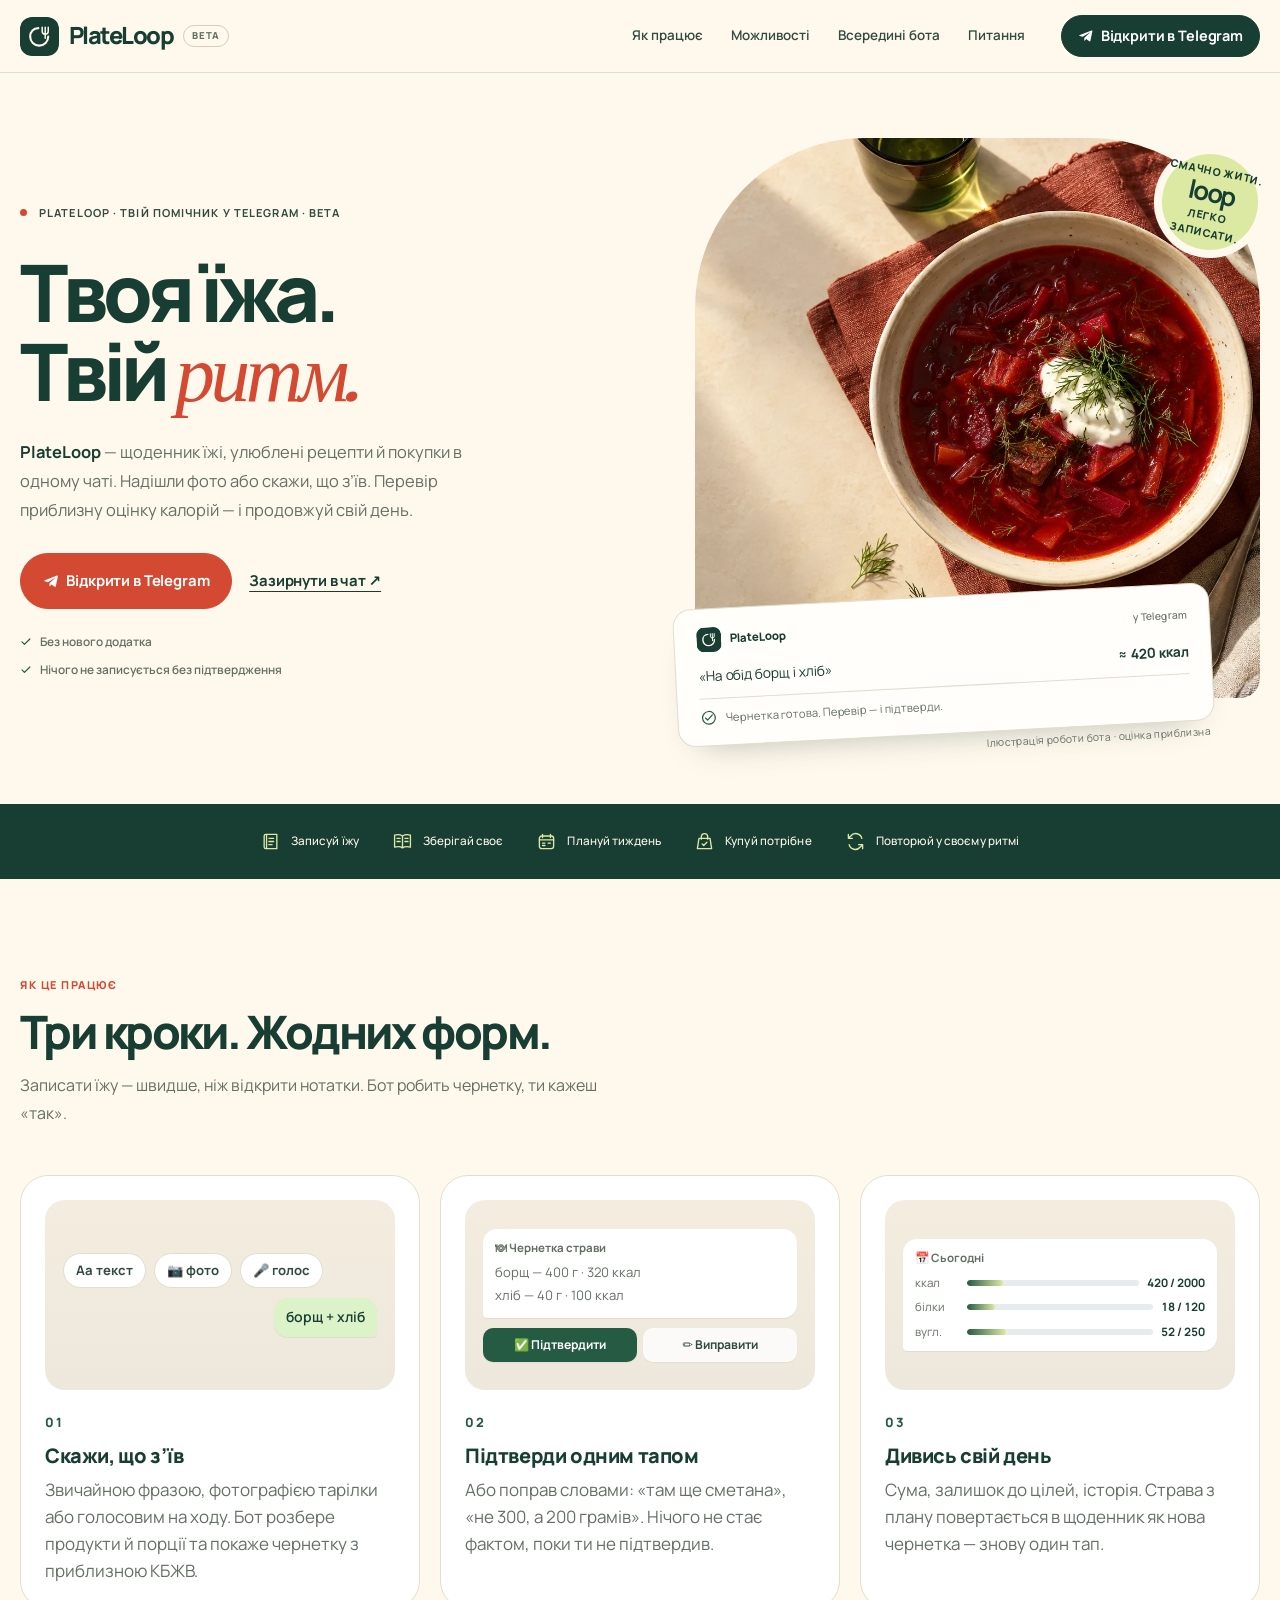
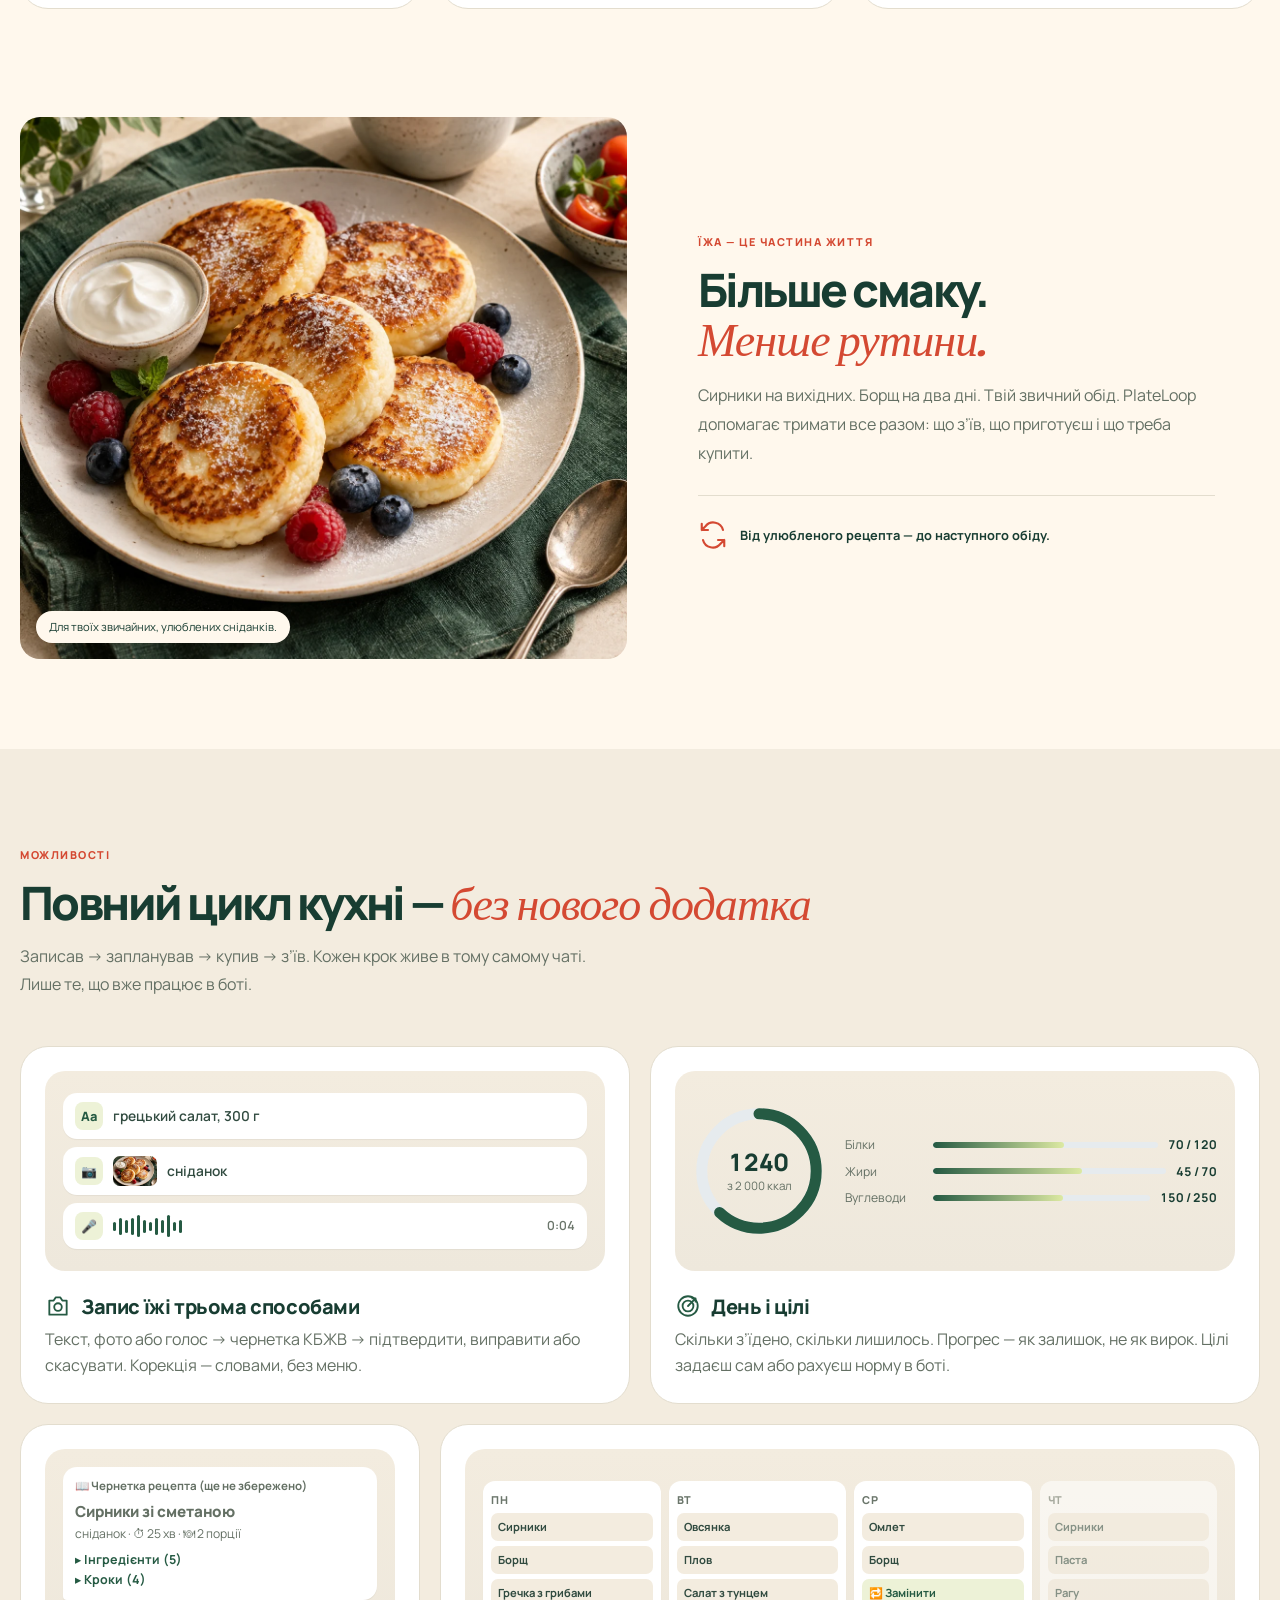
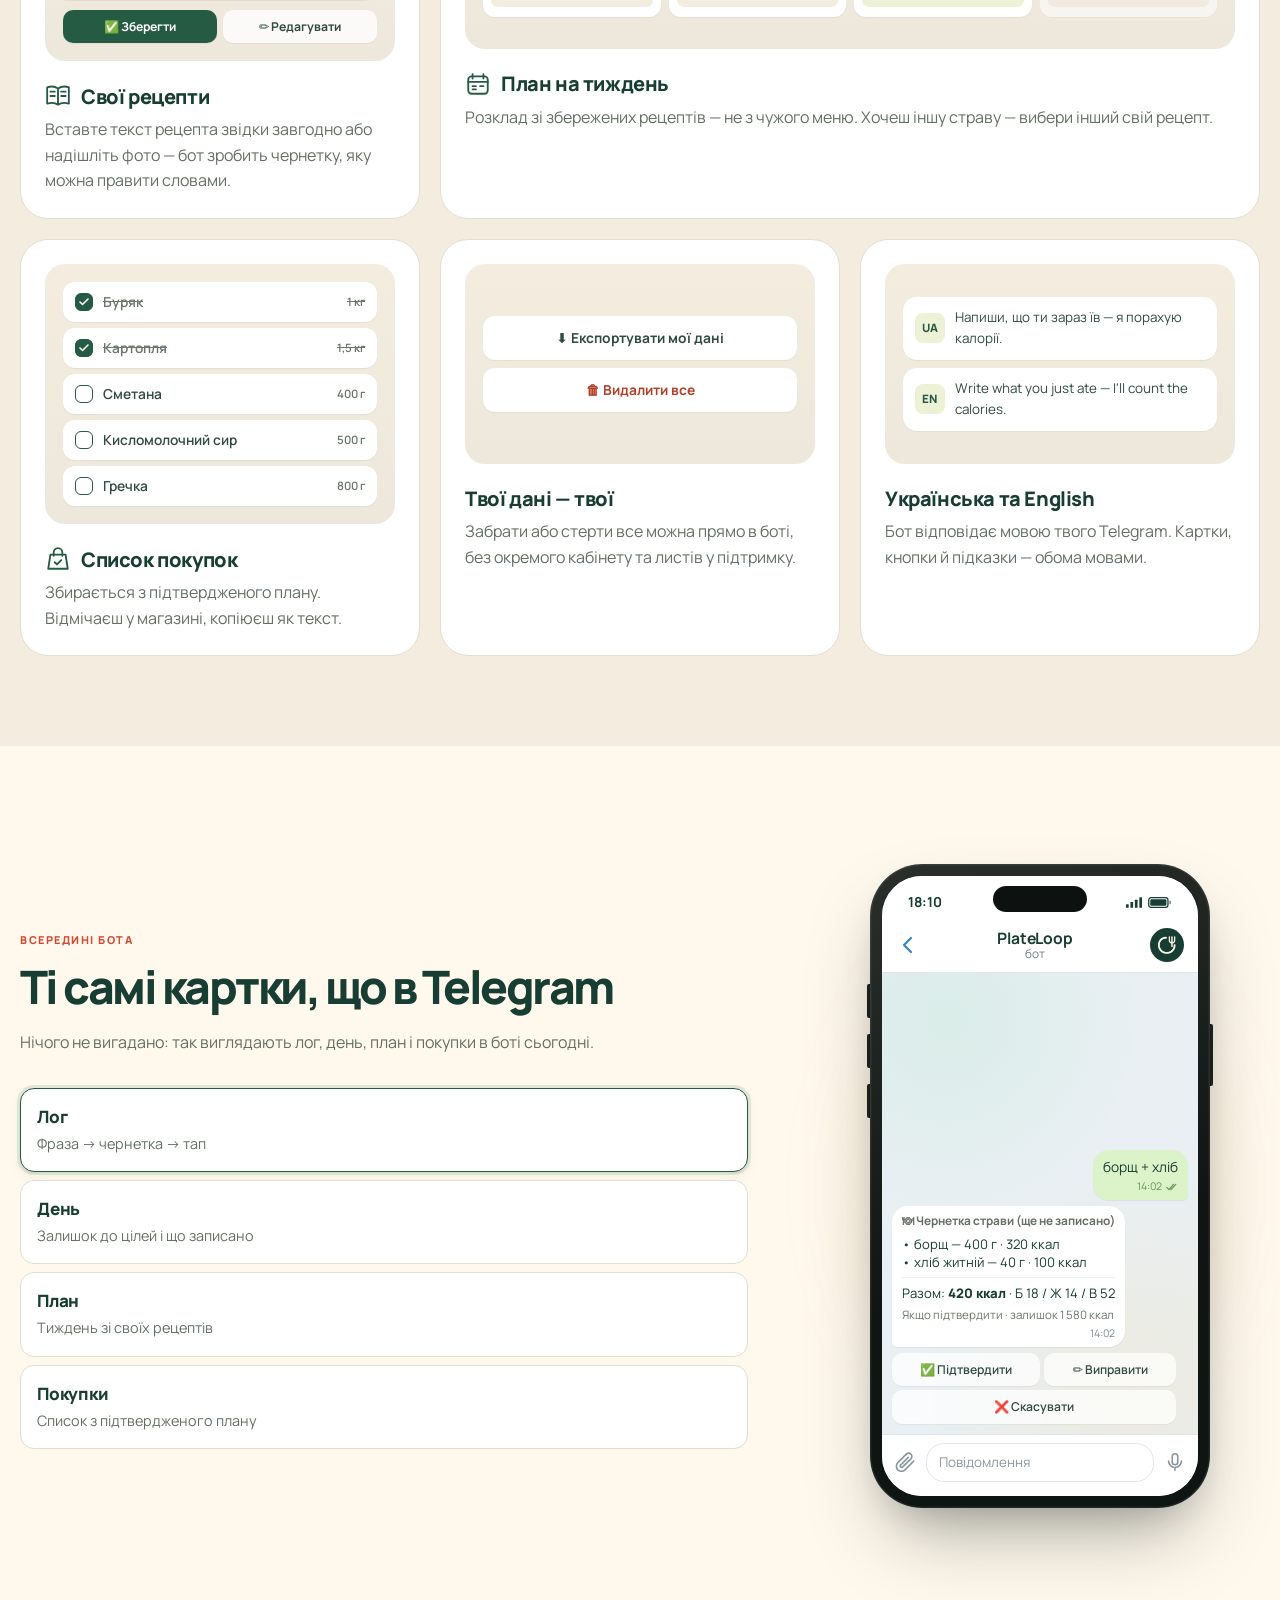
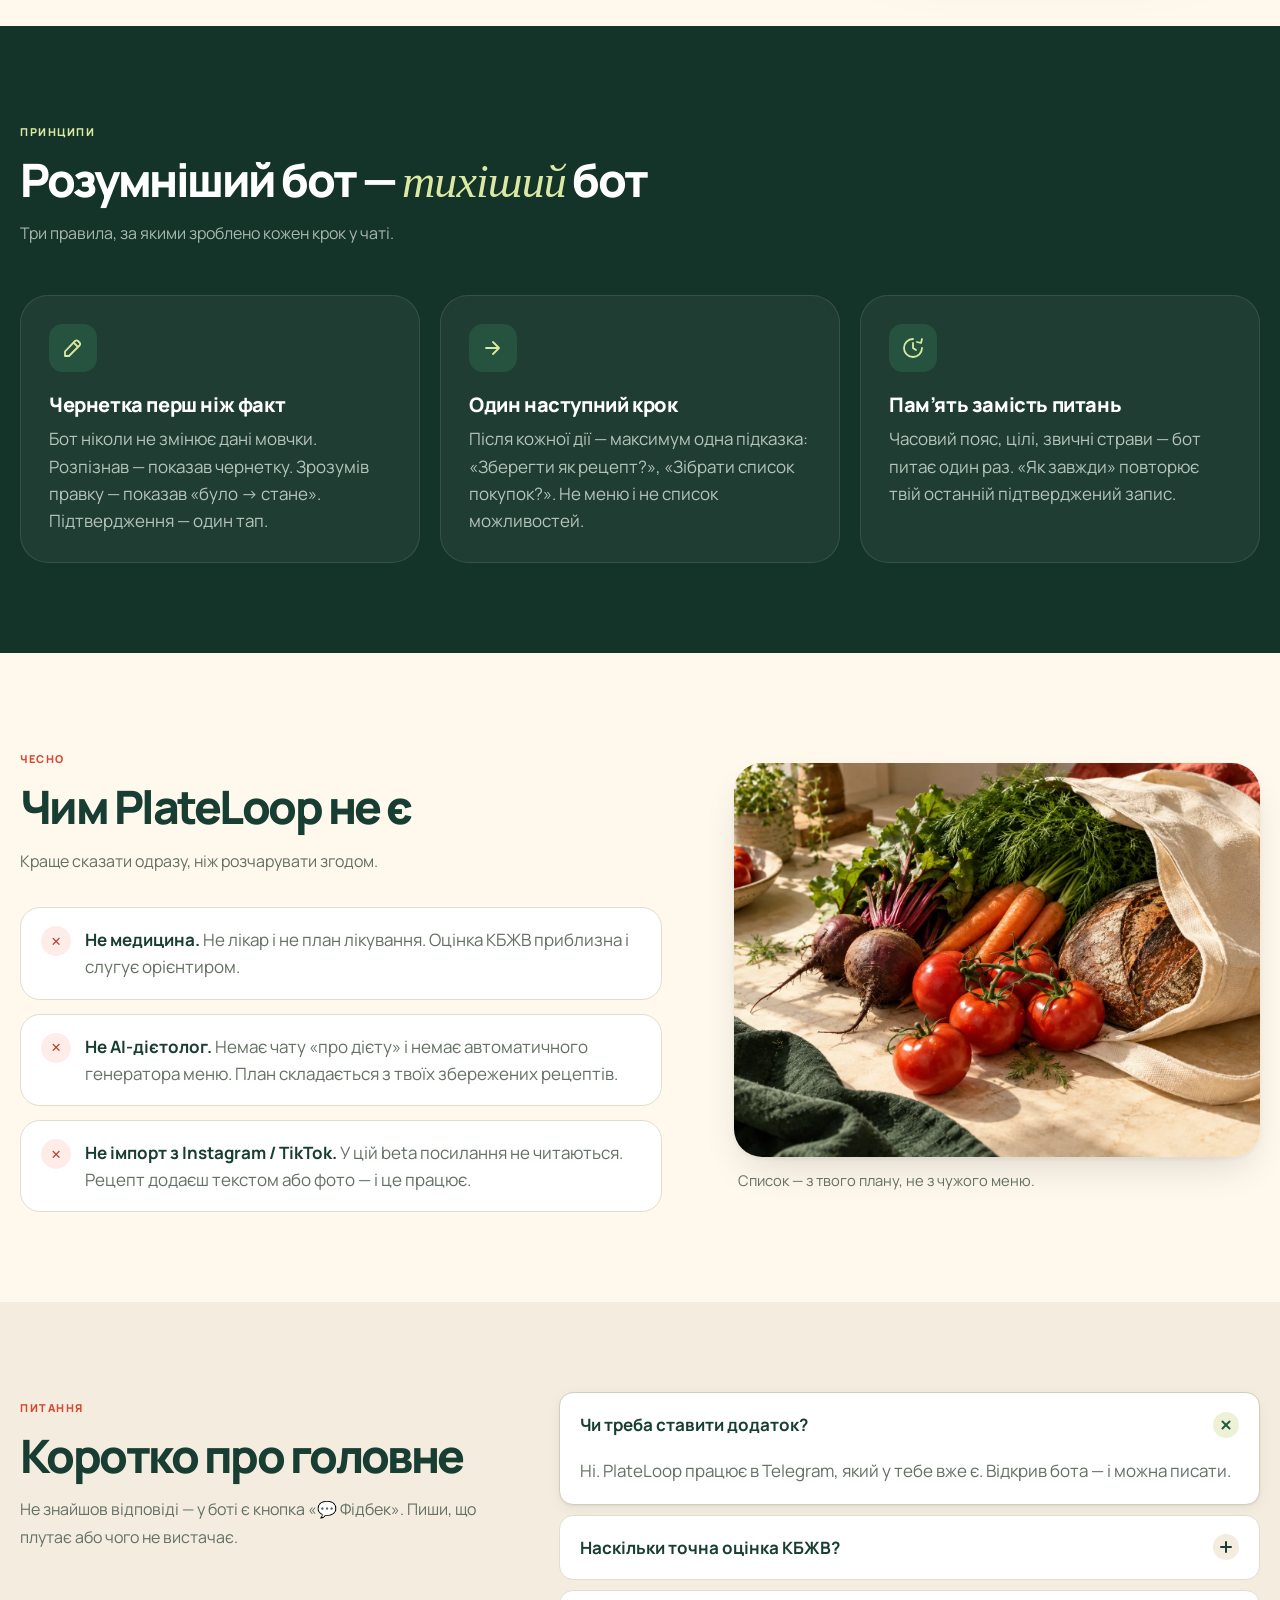
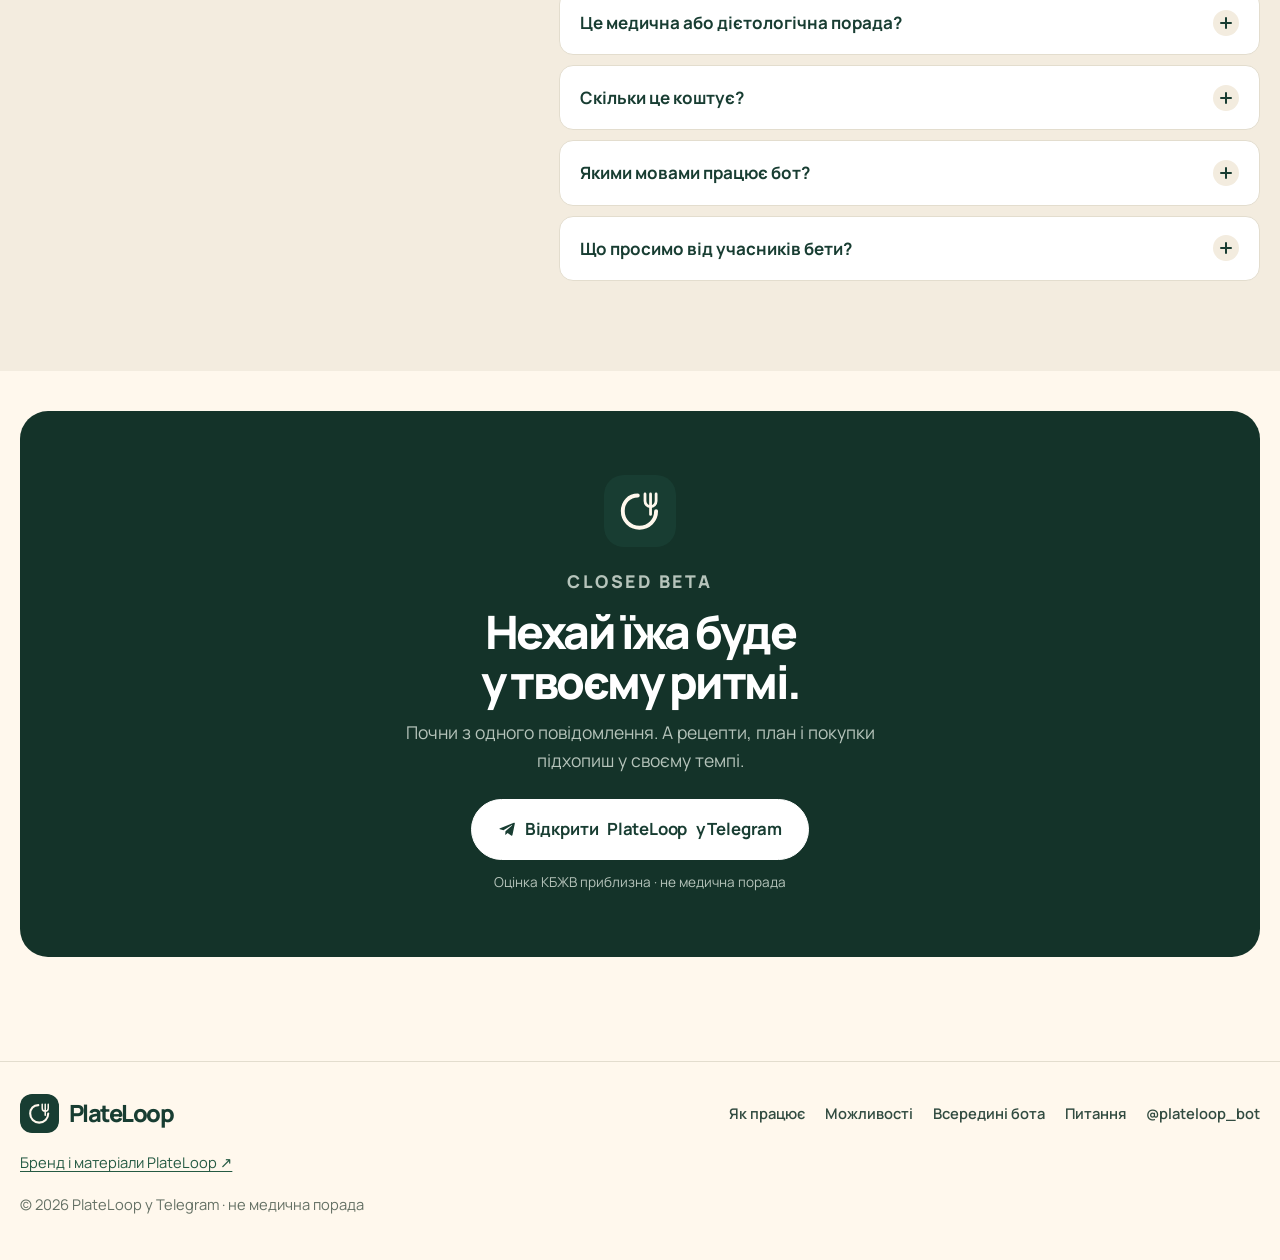
<file: docs/index.html>
<!DOCTYPE html>
<html lang="uk">
<head>
  <meta charset="utf-8">
  <meta name="viewport" content="width=device-width, initial-scale=1">
  <script>
    window.SITE = {
      brand: "PlateLoop",
      brandLong: "PlateLoop у Telegram",
      domain: "https://plateloop.app/",
      botUrl: "https://t.me/plateloop_bot?start=web_plateloop",
      botHandle: "@plateloop_bot"
    };
  </script>
  <title>PlateLoop — щоденник їжі, план тижня і покупки в одному чаті Telegram</title>
  <meta name="description" content="PlateLoop — Telegram-бот для тих, хто готує. Напиши, сфотографуй або наговори, що з’їв — отримай чернетку КБЖВ і підтверди одним тапом. План зі своїх рецептів і список у магазин. Без нового додатка.">
  <meta name="robots" content="index,follow">
  <meta name="theme-color" content="#183D32">
  <meta name="color-scheme" content="light">
  <link rel="canonical" href="https://plateloop.app/">
  <link rel="icon" href="brand/avatar-pine.svg" type="image/svg+xml">
  <link rel="icon" href="brand/favicon-32.png" type="image/png" sizes="32x32">
  <link rel="apple-touch-icon" href="brand/apple-touch-icon.png">

  <meta property="og:type" content="website">
  <meta property="og:locale" content="uk_UA">
  <meta property="og:site_name" content="PlateLoop у Telegram">
  <meta property="og:title" content="PlateLoop — їжа, план і покупки в одному чаті Telegram">
  <meta property="og:description" content="Текст, фото або голос → чернетка КБЖВ → один тап. План зі своїх рецептів і список у магазин. Closed beta.">
  <meta property="og:url" content="https://plateloop.app/">
  <meta property="og:image" content="https://plateloop.app/brand/social-cover.jpg">
  <meta property="og:image:alt" content="PlateLoop — твоя їжа у своєму ритмі">
  <meta property="og:image:width" content="1200">
  <meta property="og:image:height" content="630">

  <meta name="twitter:card" content="summary_large_image">
  <meta name="twitter:title" content="PlateLoop — їжа, план і покупки в одному чаті Telegram">
  <meta name="twitter:description" content="Текст, фото або голос → чернетка КБЖВ → один тап. План зі своїх рецептів і список у магазин.">
  <meta name="twitter:image" content="https://plateloop.app/brand/social-cover.jpg">

  <link rel="preconnect" href="https://fonts.googleapis.com">
  <link rel="preconnect" href="https://fonts.gstatic.com" crossorigin>
  <link href="https://fonts.googleapis.com/css2?family=Fraunces:ital,opsz,wght@1,9..144,500;1,9..144,600&family=Manrope:wght@400;500;600;700;800&display=swap" rel="stylesheet">
  <link rel="stylesheet" href="styles.css">
  <link rel="stylesheet" href="foodloop.css">

  <script type="application/ld+json" id="jsonld">
  {
    "@context": "https://schema.org",
    "@graph": [
      {
        "@type": "WebSite",
        "name": "PlateLoop у Telegram",
        "alternateName": "PlateLoop",
        "url": "https://plateloop.app/",
        "inLanguage": "uk",
        "description": "Telegram-бот: щоденник їжі, план тижня зі своїх рецептів і список покупок. Closed beta."
      },
      {
        "@type": "SoftwareApplication",
        "name": "PlateLoop у Telegram",
        "alternateName": "PlateLoop",
        "applicationCategory": "LifestyleApplication",
        "operatingSystem": "Telegram",
        "inLanguage": ["uk", "en"],
        "url": "https://plateloop.app/",
        "image": "https://plateloop.app/brand/social-cover.jpg",
        "description": "Telegram-бот для логу їжі та плану з власних рецептів. Closed beta. Не медична порада.",

        "sameAs": ["https://t.me/plateloop_bot?start=web_plateloop"]
      },
      {
        "@type": "FAQPage",
        "mainEntity": [
          { "@type": "Question", "name": "Чи треба ставити додаток?", "acceptedAnswer": { "@type": "Answer", "text": "Ні. PlateLoop працює в Telegram, який у тебе вже є." } },
          { "@type": "Question", "name": "Наскільки точна оцінка КБЖВ?", "acceptedAnswer": { "@type": "Answer", "text": "Оцінка приблизна. Бот показує чернетку, яку ти перевіряєш і правиш перед тим, як вона потрапить у щоденник." } },
          { "@type": "Question", "name": "Це медична або дієтологічна порада?", "acceptedAnswer": { "@type": "Answer", "text": "Ні. Бот не лікар і не AI-дієтолог. КБЖВ — орієнтир, а не призначення." } },
          { "@type": "Question", "name": "Скільки це коштує?", "acceptedAnswer": { "@type": "Answer", "text": "Зараз closed beta без публічного прайса. Доступ — через бота в Telegram." } },
          { "@type": "Question", "name": "Якими мовами працює бот?", "acceptedAnswer": { "@type": "Answer", "text": "Українською та англійською." } },
          { "@type": "Question", "name": "Що просимо від учасників бети?", "acceptedAnswer": { "@type": "Answer", "text": "Кілька логів їжі, один тижневий план зі своїми рецептами і короткий фідбек: що зламалось або чого не вистачає." } }
        ]
      }
    ]
  }
  </script>
</head>
<body>
  <a class="skip" href="#main">До змісту</a>

  <header class="site-header" id="header">
    <div class="wrap header-inner">
      <a class="brand" href="#top" aria-label="PlateLoop — на початок">
        <img src="brand/avatar-pine.svg" alt="" width="34" height="34">
        <span class="brand-name" data-site="brand">PlateLoop</span>
        <span class="brand-tag">beta</span>
      </a>
      <nav class="nav" aria-label="Навігація">
        <a href="#how">Як працює</a>
        <a href="#features">Можливості</a>
        <a href="#inside">Всередині бота</a>
        <a href="#faq">Питання</a>
      </nav>
      <a class="btn btn-sm btn-dark" data-site="botUrl" data-site-attr="href" href="https://t.me/plateloop_bot?start=web_plateloop">
        <svg class="ico" viewBox="0 0 24 24" aria-hidden="true"><path d="M21.9 4.6 18.8 19.4c-.2 1-.9 1.3-1.7.8l-4.6-3.4-2.2 2.1c-.3.3-.5.5-.9.5l.3-4.7 8.5-7.7c.4-.3-.1-.5-.6-.2L7.1 13.4 2.6 12c-1-.3-1-1 .2-1.4l17.8-6.9c.8-.3 1.5.2 1.3 1.4Z"/></svg>
        Відкрити в Telegram
      </a>
    </div>
  </header>

  <main id="main">
    <!-- ================= HERO ================= -->
    <section class="hero" id="top">
      <div class="hero-bg" aria-hidden="true">
        <span class="glow glow-a"></span>
        <span class="glow glow-b"></span>
        <span class="glow glow-c"></span>
      </div>
      <div class="wrap hero-grid">
        <div class="hero-copy">
          <p class="badge"><span class="dot"></span>PlateLoop · твій помічник у Telegram · beta</p>
          <h1>Твоя їжа.<br>Твій <em>ритм.</em></h1>
          <p class="lead">
            <span data-site="brand">PlateLoop</span> — щоденник їжі, улюблені рецепти й покупки в одному чаті. Надішли фото або скажи, що з’їв. Перевір приблизну оцінку калорій — і продовжуй свій день.
          </p>
          <div class="cta-row">
            <a class="btn btn-lg" data-site="botUrl" data-site-attr="href" href="https://t.me/plateloop_bot?start=web_plateloop">
              <svg class="ico" viewBox="0 0 24 24" aria-hidden="true"><path d="M21.9 4.6 18.8 19.4c-.2 1-.9 1.3-1.7.8l-4.6-3.4-2.2 2.1c-.3.3-.5.5-.9.5l.3-4.7 8.5-7.7c.4-.3-.1-.5-.6-.2L7.1 13.4 2.6 12c-1-.3-1-1 .2-1.4l17.8-6.9c.8-.3 1.5.2 1.3 1.4Z"/></svg>
              Відкрити в Telegram
            </a>
            <a class="btn btn-lg btn-ghost" href="#inside">Зазирнути в чат ↗</a>
          </div>
          <ul class="trust" aria-label="Коротко">
            <li><svg class="ico" viewBox="0 0 24 24" aria-hidden="true"><path d="M20 6 9 17l-5-5" fill="none" stroke="currentColor" stroke-width="2.4" stroke-linecap="round" stroke-linejoin="round"/></svg>Без нового додатка</li>
            <li><svg class="ico" viewBox="0 0 24 24" aria-hidden="true"><path d="M20 6 9 17l-5-5" fill="none" stroke="currentColor" stroke-width="2.4" stroke-linecap="round" stroke-linejoin="round"/></svg>Нічого не записується без підтвердження</li>
            <li><svg class="ico" viewBox="0 0 24 24" aria-hidden="true"><path d="M20 6 9 17l-5-5" fill="none" stroke="currentColor" stroke-width="2.4" stroke-linecap="round" stroke-linejoin="round"/></svg>Експорт і видалення даних — прямо в боті</li>
          </ul>
        </div>

        <div class="foodloop-hero">
          <img class="hero-photo" src="img/foodloop-borscht.webp" alt="Домашній борщ зі сметаною та кропом, житній хліб на кремовому столі" width="1536" height="1024" fetchpriority="high">
          <div class="photo-stamp" aria-hidden="true">Смачно жити.<br><b>loop</b>Легко записати.</div>
          <div class="hero-chat-card">
            <div class="preview-top"><img src="brand/avatar-pine.svg" width="25" height="25" alt="">PlateLoop <small>у Telegram</small></div>
            <p class="preview-message"><span>«На обід борщ і хліб»</span><strong>≈ 420 ккал</strong></p>
            <div class="preview-result"><svg aria-hidden="true"><use href="brand/icons.svg#confirm"/></svg>Чернетка готова. Перевір — і підтверди.</div>
            <span class="preview-label">Ілюстрація роботи бота · оцінка приблизна</span>
          </div>
        </div>
      </div>

      <div class="ticker" aria-hidden="true">
        <div class="ticker-track"><span><svg aria-hidden="true"><use href="brand/icons.svg#diary"/></svg>Записуй їжу</span><span><svg aria-hidden="true"><use href="brand/icons.svg#recipe"/></svg>Зберігай своє</span><span><svg aria-hidden="true"><use href="brand/icons.svg#plan"/></svg>Плануй тиждень</span><span><svg aria-hidden="true"><use href="brand/icons.svg#shopping"/></svg>Купуй потрібне</span><span><svg aria-hidden="true"><use href="brand/icons.svg#loop"/></svg>Повторюй у своєму ритмі</span></div>
      </div>
    </section>

    <!-- ================= HOW IT WORKS ================= -->
    <section class="section" id="how" aria-labelledby="how-title">
      <div class="wrap">
        <div class="section-head reveal">
          <p class="eyebrow">Як це працює</p>
          <h2 id="how-title">Три кроки. Жодних форм.</h2>
          <p class="section-lead">Записати їжу — швидше, ніж відкрити нотатки. Бот робить чернетку, ти кажеш «так».</p>
        </div>
        <ol class="steps">
          <li class="step-card reveal">
            <div class="step-visual">
              <div class="pill-row">
                <span class="pill">Aa текст</span>
                <span class="pill">📷 фото</span>
                <span class="pill">🎤 голос</span>
              </div>
              <div class="mini-out">борщ + хліб</div>
            </div>
            <span class="step-n">01</span>
            <h3>Скажи, що з’їв</h3>
            <p>Звичайною фразою, фотографією тарілки або голосовим на ходу. Бот розбере продукти й порції та покаже чернетку з приблизною КБЖВ.</p>
          </li>
          <li class="step-card reveal" style="--d: .1s">
            <div class="step-visual">
              <div class="mini-card">
                <p class="kicker">🍽 Чернетка страви</p>
                <p>борщ — 400 г · 320 ккал</p>
                <p>хліб — 40 г · 100 ккал</p>
              </div>
              <div class="mini-kb">
                <span class="on">✅ Підтвердити</span><span>✏️ Виправити</span>
              </div>
            </div>
            <span class="step-n">02</span>
            <h3>Підтверди одним тапом</h3>
            <p>Або поправ словами: «там ще сметана», «не 300, а 200 грамів». Нічого не стає фактом, поки ти не підтвердив.</p>
          </li>
          <li class="step-card reveal" style="--d: .2s">
            <div class="step-visual">
              <div class="mini-card">
                <p class="kicker">📅 Сьогодні</p>
                <div class="mini-bar"><span>ккал</span><i style="--w:21%"></i><b>420 / 2000</b></div>
                <div class="mini-bar"><span>білки</span><i style="--w:15%"></i><b>18 / 120</b></div>
                <div class="mini-bar"><span>вугл.</span><i style="--w:21%"></i><b>52 / 250</b></div>
              </div>
            </div>
            <span class="step-n">03</span>
            <h3>Дивись свій день</h3>
            <p>Сума, залишок до цілей, історія. Страва з плану повертається в щоденник як нова чернетка — знову один тап.</p>
          </li>
        </ol>
      </div>
    </section>

    <section class="daily-edit" aria-labelledby="daily-title">
      <div class="wrap daily-grid">
        <figure class="daily-photo"><img src="img/foodloop-breakfast.webp" alt="Золотисті сирники зі сметаною та ягодами на зеленій лляній серветці" width="1254" height="1254" loading="lazy"><figcaption>Для твоїх звичайних, улюблених сніданків.</figcaption></figure>
        <div class="daily-copy"><p class="eyebrow">Їжа — це частина життя</p><h2 id="daily-title">Більше смаку.<br><em>Менше рутини.</em></h2><p>Сирники на вихідних. Борщ на два дні. Твій звичний обід. PlateLoop допомагає тримати все разом: що з’їв, що приготуєш і що треба купити.</p><div class="loop-note"><svg aria-hidden="true"><use href="brand/icons.svg#loop"/></svg>Від улюбленого рецепта — до наступного обіду.</div></div>
      </div>
    </section>

    <!-- ================= FEATURES (bento) ================= -->
    <section class="section section-tint" id="features" aria-labelledby="features-title">
      <div class="wrap">
        <div class="section-head reveal">
          <p class="eyebrow">Можливості</p>
          <h2 id="features-title">Повний цикл кухні — <em>без нового додатка</em></h2>
          <p class="section-lead">Записав → запланував → купив → з’їв. Кожен крок живе в тому самому чаті. Лише те, що вже працює в боті.</p>
        </div>

        <div class="bento">
          <article class="bento-card b-log reveal">
            <div class="bento-visual">
              <div class="input-stack">
                <div class="in-row"><span class="in-ico">Aa</span><span>грецький салат, 300 г</span></div>
                <div class="in-row"><span class="in-ico">📷</span><span class="in-img" style="background-image:url(img/foodloop-breakfast.webp)"></span><span>сніданок</span></div>
                <div class="in-row"><span class="in-ico">🎤</span><span class="wave"><i></i><i></i><i></i><i></i><i></i><i></i><i></i><i></i><i></i><i></i><i></i><i></i></span><span class="in-dur">0:04</span></div>
              </div>
            </div>
            <h3 class="feature-heading"><svg class="feature-icon" aria-hidden="true"><use href="brand/icons.svg#camera"/></svg>Запис їжі трьома способами</h3>
            <p>Текст, фото або голос → чернетка КБЖВ → підтвердити, виправити або скасувати. Корекція — словами, без меню.</p>
          </article>

          <article class="bento-card b-day reveal" style="--d:.05s">
            <div class="bento-visual">
              <div class="ring-wrap">
                <svg class="ring" viewBox="0 0 120 120" aria-hidden="true">
                  <circle cx="60" cy="60" r="52" class="ring-bg"/>
                  <circle cx="60" cy="60" r="52" class="ring-val" style="--p: 0.62"/>
                </svg>
                <div class="ring-num"><strong>1 240</strong><span>з 2 000 ккал</span></div>
              </div>
              <ul class="macro-list">
                <li><span>Білки</span><i><b style="--w:58%"></b></i><span>70 / 120</span></li>
                <li><span>Жири</span><i><b style="--w:64%"></b></i><span>45 / 70</span></li>
                <li><span>Вуглеводи</span><i><b style="--w:60%"></b></i><span>150 / 250</span></li>
              </ul>
            </div>
            <h3 class="feature-heading"><svg class="feature-icon" aria-hidden="true"><use href="brand/icons.svg#goals"/></svg>День і цілі</h3>
            <p>Скільки з’їдено, скільки лишилось. Прогрес — як залишок, не як вирок. Цілі задаєш сам або рахуєш норму в боті.</p>
          </article>

          <article class="bento-card b-recipe reveal" style="--d:.1s">
            <div class="bento-visual">
              <div class="mini-card recipe-card">
                <p class="kicker">📖 Чернетка рецепта (ще не збережено)</p>
                <p class="rc-title">Сирники зі сметаною</p>
                <p class="rc-meta">сніданок · ⏱ 25 хв · 🍽 2 порції</p>
                <p class="rc-ing">▸ Інгредієнти (5)</p>
                <p class="rc-ing">▸ Кроки (4)</p>
              </div>
              <div class="mini-kb"><span class="on">✅ Зберегти</span><span>✏️ Редагувати</span></div>
            </div>
            <h3 class="feature-heading"><svg class="feature-icon" aria-hidden="true"><use href="brand/icons.svg#recipe"/></svg>Свої рецепти</h3>
            <p>Вставте текст рецепта звідки завгодно або надішліть фото — бот зробить чернетку, яку можна правити словами.</p>
          </article>

          <article class="bento-card b-plan reveal" style="--d:.15s">
            <div class="bento-visual">
              <div class="week">
                <div class="week-day"><span>Пн</span><b>Сирники</b><b>Борщ</b><b>Гречка з грибами</b></div>
                <div class="week-day"><span>Вт</span><b>Овсянка</b><b>Плов</b><b>Салат з тунцем</b></div>
                <div class="week-day"><span>Ср</span><b>Омлет</b><b>Борщ</b><b class="swap">🔁 Замінити</b></div>
                <div class="week-day dim"><span>Чт</span><b>Сирники</b><b>Паста</b><b>Рагу</b></div>
              </div>
            </div>
            <h3 class="feature-heading"><svg class="feature-icon" aria-hidden="true"><use href="brand/icons.svg#plan"/></svg>План на тиждень</h3>
            <p>Розклад зі збережених рецептів — не з чужого меню. Хочеш іншу страву — вибери інший свій рецепт.</p>
          </article>

          <article class="bento-card b-shop reveal" style="--d:.2s">
            <div class="bento-visual">
              <ul class="checklist">
                <li class="done"><i></i>Буряк <small>1 кг</small></li>
                <li class="done"><i></i>Картопля <small>1,5 кг</small></li>
                <li><i></i>Сметана <small>400 г</small></li>
                <li><i></i>Кисломолочний сир <small>500 г</small></li>
                <li><i></i>Гречка <small>800 г</small></li>
              </ul>
            </div>
            <h3 class="feature-heading"><svg class="feature-icon" aria-hidden="true"><use href="brand/icons.svg#shopping"/></svg>Список покупок</h3>
            <p>Збирається з підтвердженого плану. Відмічаєш у магазині, копіюєш як текст.</p>
          </article>

          <article class="bento-card b-privacy reveal" style="--d:.25s">
            <div class="bento-visual">
              <div class="privacy-row">
                <span class="p-chip">⬇️ Експортувати мої дані</span>
                <span class="p-chip p-danger">🗑 Видалити все</span>
              </div>
            </div>
            <h3>Твої дані — твої</h3>
            <p>Забрати або стерти все можна прямо в боті, без окремого кабінету та листів у підтримку.</p>
          </article>

          <article class="bento-card b-lang reveal" style="--d:.3s">
            <div class="bento-visual">
              <div class="lang-stack">
                <div class="lang-row"><span class="lang-flag">UA</span><span>Напиши, що ти зараз їв — я порахую калорії.</span></div>
                <div class="lang-row"><span class="lang-flag">EN</span><span>Write what you just ate — I'll count the calories.</span></div>
              </div>
            </div>
            <h3>Українська та English</h3>
            <p>Бот відповідає мовою твого Telegram. Картки, кнопки й підказки — обома мовами.</p>
          </article>
        </div>
      </div>
    </section>

    <!-- ================= INSIDE THE BOT ================= -->
    <section class="section" id="inside" aria-labelledby="inside-title">
      <div class="wrap inside">
        <div class="inside-copy reveal">
          <p class="eyebrow">Всередині бота</p>
          <h2 id="inside-title">Ті самі картки, що в Telegram</h2>
          <p class="section-lead">Нічого не вигадано: так виглядають лог, день, план і покупки в боті сьогодні.</p>

          <div class="tabs" role="tablist" aria-label="Сцени чату">
            <button class="tab is-active" role="tab" aria-selected="true" aria-controls="scene-log" id="tab-log" data-scene="log">
              <span class="tab-title">Лог</span>
              <span class="tab-desc">Фраза → чернетка → тап</span>
              <i class="tab-progress"></i>
            </button>
            <button class="tab" role="tab" aria-selected="false" aria-controls="scene-day" id="tab-day" data-scene="day" tabindex="-1">
              <span class="tab-title">День</span>
              <span class="tab-desc">Залишок до цілей і що записано</span>
              <i class="tab-progress"></i>
            </button>
            <button class="tab" role="tab" aria-selected="false" aria-controls="scene-plan" id="tab-plan" data-scene="plan" tabindex="-1">
              <span class="tab-title">План</span>
              <span class="tab-desc">Тиждень зі своїх рецептів</span>
              <i class="tab-progress"></i>
            </button>
            <button class="tab" role="tab" aria-selected="false" aria-controls="scene-shop" id="tab-shop" data-scene="shop" tabindex="-1">
              <span class="tab-title">Покупки</span>
              <span class="tab-desc">Список з підтвердженого плану</span>
              <i class="tab-progress"></i>
            </button>
          </div>
        </div>

        <div class="inside-stage reveal" style="--d:.1s">
          <div class="stage-glow" aria-hidden="true"></div>
          <div class="phone phone-tour">
            <div class="phone-screen">
              <div class="status-bar" aria-hidden="true">
                <span class="st-time">18:10</span>
                <span class="island"></span>
                <span class="st-icons">
                  <svg viewBox="0 0 18 12" width="16" height="11"><rect x="0" y="8" width="3" height="4" rx=".6" fill="currentColor"/><rect x="5" y="5.5" width="3" height="6.5" rx=".6" fill="currentColor"/><rect x="10" y="3" width="3" height="9" rx=".6" fill="currentColor"/><rect x="15" y="0" width="3" height="12" rx=".6" fill="currentColor"/></svg>
                  <svg viewBox="0 0 26 12" width="24" height="11"><rect x=".7" y=".7" width="21" height="10.6" rx="2.6" fill="none" stroke="currentColor" stroke-width="1.4"/><rect x="2.4" y="2.4" width="17.6" height="7.2" rx="1.4" fill="currentColor"/><rect x="23" y="4" width="2" height="4" rx="1" fill="currentColor" opacity=".5"/></svg>
                </span>
              </div>
              <div class="tg-bar">
                <svg class="tg-back" viewBox="0 0 24 24" aria-hidden="true"><path d="M15 5l-7 7 7 7" fill="none" stroke="currentColor" stroke-width="2.2" stroke-linecap="round" stroke-linejoin="round"/></svg>
                <span class="tg-title"><strong data-site="brand">PlateLoop</strong><small>бот</small></span>
                <img class="tg-ava" src="brand/avatar-pine.png" alt="" width="34" height="34">
              </div>

              <div class="chat scene is-active" id="scene-log" role="tabpanel" aria-labelledby="tab-log">
                <div class="msg out">
                  <p>борщ + хліб</p>
                  <time>14:02 <i class="ticks"></i></time>
                </div>
                <div class="msg in card">
                  <p class="kicker">🍽 Чернетка страви (ще не записано)</p>
                  <p class="line">• борщ — 400 г · 320 ккал</p>
                  <p class="line">• хліб житній — 40 г · 100 ккал</p>
                  <p class="totals">Разом: <strong>420 ккал</strong> · Б 18 / Ж 14 / В 52</p>
                  <p class="hint">Якщо підтвердити · залишок 1 580 ккал</p>
                  <time>14:02</time>
                </div>
                <div class="kb">
                  <span class="kb-btn">✅ Підтвердити</span>
                  <span class="kb-btn">✏️ Виправити</span>
                  <span class="kb-btn">❌ Скасувати</span>
                </div>
              </div>

              <div class="chat scene" id="scene-day" role="tabpanel" aria-labelledby="tab-day" hidden>
                <div class="msg in card wide">
                  <p class="kicker">📅 Сьогодні (1 вер)</p>
                  <p class="line">сніданок · Сирники · 380 ккал</p>
                  <p class="line">обід · Борщ + хліб · 420 ккал</p>
                  <p class="line">перекус · Яблуко · 80 ккал</p>
                  <p class="totals">Разом: <strong>880 ккал</strong> · Б 44 / Ж 30 / В 112</p>
                  <div class="bars">
                    <div class="bar"><span>Калорії <strong>880 / 2 000</strong></span><span class="track"><i style="--w:44%"></i></span></div>
                    <div class="bar"><span>Білки <strong>44 / 120</strong></span><span class="track"><i style="--w:37%"></i></span></div>
                    <div class="bar"><span>Жири <strong>30 / 70</strong></span><span class="track"><i style="--w:43%"></i></span></div>
                    <div class="bar"><span>Вуглеводи <strong>112 / 250</strong></span><span class="track"><i style="--w:45%"></i></span></div>
                  </div>
                  <time>18:10</time>
                </div>
                <div class="kb">
                  <span class="kb-btn">◀ Назад</span>
                  <span class="kb-btn">📅 Тиждень</span>
                  <span class="kb-btn">Далі ▶</span>
                </div>
              </div>

              <div class="chat scene" id="scene-plan" role="tabpanel" aria-labelledby="tab-plan" hidden>
                <div class="msg in card wide">
                  <p class="kicker">🗓 План харчування · 7 днів від 1 вер (чернетка)</p>
                  <p class="line"><strong>День 1:</strong></p>
                  <p class="line">• Сніданок: Сирники · ⏱ 25 хв</p>
                  <p class="line">• Обід: Борщ · ⏱ 90 хв</p>
                  <p class="line">• Вечеря: Гречка з грибами · ⏱ 30 хв</p>
                  <p class="line"><strong>День 2:</strong></p>
                  <p class="line">• Сніданок: Овсянка · ⏱ 10 хв</p>
                  <p class="line">• Обід: Плов · ⏱ 60 хв</p>
                  <p class="line">• Вечеря: Салат з тунцем · ⏱ 15 хв</p>
                  <p class="hint">План складено зі збережених рецептів без AI-планування.</p>
                  <time>18:10</time>
                </div>
                <div class="kb">
                  <span class="kb-btn">✅ Підтвердити план</span>
                  <span class="kb-btn">🔁 Замінити: Плов</span>
                  <span class="kb-btn">❌ Відхилити</span>
                </div>
              </div>

              <div class="chat scene" id="scene-shop" role="tabpanel" aria-labelledby="tab-shop" hidden>
                <div class="msg in card wide">
                  <p class="kicker">🛒 Список покупок</p>
                  <ul class="shop">
                    <li class="on">Буряк · 1 кг</li>
                    <li class="on">Картопля · 1,5 кг</li>
                    <li>Кріп · 1 пучок</li>
                    <li>Сметана · 400 г</li>
                    <li>Кисломолочний сир · 500 г</li>
                    <li>Гречка · 800 г</li>
                    <li>Гриби · 300 г</li>
                  </ul>
                  <time>18:12</time>
                </div>
                <div class="kb">
                  <span class="kb-btn">📋 Як текст</span>
                  <span class="kb-btn">Оновити з плану</span>
                </div>
              </div>

              <div class="composer" aria-hidden="true">
                <svg viewBox="0 0 24 24" class="c-ico"><path d="M21.4 11.1 12 20.5a5.5 5.5 0 0 1-7.8-7.8l9.2-9.2a3.5 3.5 0 0 1 5 5l-9.2 9.1a1.5 1.5 0 0 1-2.1-2.1l8.5-8.5" fill="none" stroke="currentColor" stroke-width="1.8" stroke-linecap="round" stroke-linejoin="round"/></svg>
                <span class="c-input">Повідомлення</span>
                <svg viewBox="0 0 24 24" class="c-ico"><rect x="9" y="3" width="6" height="12" rx="3" fill="none" stroke="currentColor" stroke-width="1.8"/><path d="M5 11a7 7 0 0 0 14 0M12 18v3" fill="none" stroke="currentColor" stroke-width="1.8" stroke-linecap="round"/></svg>
              </div>
            </div>
          </div>
        </div>
      </div>
    </section>

    <!-- ================= PRINCIPLES ================= -->
    <section class="section section-dark" id="principles" aria-labelledby="principles-title">
      <div class="wrap">
        <div class="section-head reveal">
          <p class="eyebrow eyebrow-light">Принципи</p>
          <h2 id="principles-title">Розумніший бот — <em>тихіший</em> бот</h2>
          <p class="section-lead">Три правила, за якими зроблено кожен крок у чаті.</p>
        </div>
        <div class="principles">
          <article class="principle reveal">
            <span class="pr-ico">
              <svg viewBox="0 0 24 24" aria-hidden="true"><path d="M4 20h4l10.5-10.5a2.1 2.1 0 0 0 0-3L17 5a2.1 2.1 0 0 0-3 0L4 15.5V20Z" fill="none" stroke="currentColor" stroke-width="1.8" stroke-linejoin="round"/><path d="m13 7 4 4" fill="none" stroke="currentColor" stroke-width="1.8"/></svg>
            </span>
            <h3>Чернетка перш ніж факт</h3>
            <p>Бот ніколи не змінює дані мовчки. Розпізнав — показав чернетку. Зрозумів правку — показав «було → стане». Підтвердження — один тап.</p>
          </article>
          <article class="principle reveal" style="--d:.1s">
            <span class="pr-ico">
              <svg viewBox="0 0 24 24" aria-hidden="true"><path d="M5 12h12m-5-6 6 6-6 6" fill="none" stroke="currentColor" stroke-width="1.8" stroke-linecap="round" stroke-linejoin="round"/></svg>
            </span>
            <h3>Один наступний крок</h3>
            <p>Після кожної дії — максимум одна підказка: «Зберегти як рецепт?», «Зібрати список покупок?». Не меню і не список можливостей.</p>
          </article>
          <article class="principle reveal" style="--d:.2s">
            <span class="pr-ico">
              <svg viewBox="0 0 24 24" aria-hidden="true"><path d="M12 3a9 9 0 1 0 9 9" fill="none" stroke="currentColor" stroke-width="1.8" stroke-linecap="round"/><path d="M12 7v5l3 2" fill="none" stroke="currentColor" stroke-width="1.8" stroke-linecap="round" stroke-linejoin="round"/><path d="m21 3-1 4-4-1" fill="none" stroke="currentColor" stroke-width="1.8" stroke-linecap="round" stroke-linejoin="round"/></svg>
            </span>
            <h3>Пам’ять замість питань</h3>
            <p>Часовий пояс, цілі, звичні страви — бот питає один раз. «Як завжди» повторює твій останній підтверджений запис.</p>
          </article>
        </div>
      </div>
    </section>

    <!-- ================= HONEST ================= -->
    <section class="section" id="honest" aria-labelledby="honest-title">
      <div class="wrap honest">
        <div class="honest-copy reveal">
          <p class="eyebrow">Чесно</p>
          <h2 id="honest-title">Чим PlateLoop не є</h2>
          <p class="section-lead">Краще сказати одразу, ніж розчарувати згодом.</p>
          <ul class="not-list">
            <li>
              <span class="x">✕</span>
              <div><strong>Не медицина.</strong> Не лікар і не план лікування. Оцінка КБЖВ приблизна і слугує орієнтиром.</div>
            </li>
            <li>
              <span class="x">✕</span>
              <div><strong>Не AI-дієтолог.</strong> Немає чату «про дієту» і немає автоматичного генератора меню. План складається з твоїх збережених рецептів.</div>
            </li>
            <li>
              <span class="x">✕</span>
              <div><strong>Не імпорт з Instagram / TikTok.</strong> У цій beta посилання не читаються. Рецепт додаєш текстом або фото — і це працює.</div>
            </li>
          </ul>
        </div>
        <figure class="honest-photo reveal" style="--d:.1s">
          <img src="img/foodloop-groceries.webp" alt="Полотняна торба з овочами, кропом і хлібом на кухонному столі" width="1024" height="768" loading="lazy">
          <figcaption>Список — з твого плану, не з чужого меню.</figcaption>
        </figure>
      </div>
    </section>

    <!-- ================= FAQ ================= -->
    <section class="section section-tint" id="faq" aria-labelledby="faq-title">
      <div class="wrap faq-wrap">
        <div class="section-head faq-head reveal">
          <p class="eyebrow">Питання</p>
          <h2 id="faq-title">Коротко про головне</h2>
          <p class="section-lead">Не знайшов відповіді — у боті є кнопка «💬 Фідбек». Пиши, що плутає або чого не вистачає.</p>
        </div>
        <div class="faq reveal" style="--d:.05s">
          <details open>
            <summary>Чи треба ставити додаток?<i></i></summary>
            <p>Ні. <span data-site="brand">PlateLoop</span> працює в Telegram, який у тебе вже є. Відкрив бота — і можна писати.</p>
          </details>
          <details>
            <summary>Наскільки точна оцінка КБЖВ?<i></i></summary>
            <p>Приблизна. Саме тому бот показує чернетку, а не записує одразу: ти бачиш продукти, порції й цифри — і правиш словами, якщо щось не так.</p>
          </details>
          <details>
            <summary>Це медична або дієтологічна порада?<i></i></summary>
            <p>Ні. Бот не лікар і не AI-дієтолог. КБЖВ — орієнтир, а не призначення.</p>
          </details>
          <details>
            <summary>Скільки це коштує?<i></i></summary>
            <p>Зараз closed beta без публічного прайса. Доступ — через бота в Telegram.</p>
          </details>
          <details>
            <summary>Якими мовами працює бот?<i></i></summary>
            <p>Українською та англійською.</p>
          </details>
          <details>
            <summary>Що просимо від учасників бети?<i></i></summary>
            <p>Кілька логів їжі, один тижневий план зі своїми рецептами і короткий фідбек: що зламалось або чого не вистачає.</p>
          </details>
        </div>
      </div>
    </section>

    <!-- ================= FINAL CTA ================= -->
    <section class="cta-final" aria-labelledby="cta-title">
      <div class="wrap">
        <div class="cta-card reveal">
          <div class="cta-glow" aria-hidden="true"></div>
          <img class="cta-logo" src="brand/avatar-pine.svg" alt="" width="72" height="72">
          <p class="eyebrow eyebrow-light">Closed beta</p>
          <h2 id="cta-title">Нехай їжа буде<br>у твоєму ритмі.</h2>
          <p>Почни з одного повідомлення. А рецепти, план і покупки підхопиш у своєму темпі.</p>
          <a class="btn btn-lg btn-light" data-site="botUrl" data-site-attr="href" href="https://t.me/plateloop_bot?start=web_plateloop">
            <svg class="ico" viewBox="0 0 24 24" aria-hidden="true"><path d="M21.9 4.6 18.8 19.4c-.2 1-.9 1.3-1.7.8l-4.6-3.4-2.2 2.1c-.3.3-.5.5-.9.5l.3-4.7 8.5-7.7c.4-.3-.1-.5-.6-.2L7.1 13.4 2.6 12c-1-.3-1-1 .2-1.4l17.8-6.9c.8-.3 1.5.2 1.3 1.4Z"/></svg>
            Відкрити <span data-site="brand">PlateLoop</span> у Telegram
          </a>
          <p class="cta-fine">Оцінка КБЖВ приблизна · не медична порада</p>
        </div>
      </div>
    </section>
  </main>

  <footer class="site-footer">
    <div class="wrap footer-inner">
      <a class="brand" href="#top">
        <img src="brand/avatar-pine.svg" alt="" width="28" height="28">
        <span class="brand-name" data-site="brand">PlateLoop</span>
      </a>
      <nav class="footer-nav" aria-label="Футер">
        <a href="#how">Як працює</a>
        <a href="#features">Можливості</a>
        <a href="#inside">Всередині бота</a>
        <a href="#faq">Питання</a>
        <a data-site="botUrl" data-site-attr="href" href="https://t.me/plateloop_bot?start=web_plateloop"><span data-site="botHandle">@plateloop_bot</span></a>
      </nav>
      <a class="brand-kit-link" href="brand/">Бренд і матеріали PlateLoop ↗</a>
      <p class="footer-meta">© <span id="year">2026</span> <span data-site="brandLong">PlateLoop у Telegram</span> · не медична порада</p>
    </div>
  </footer>

  <a class="mobile-cta" data-site="botUrl" data-site-attr="href" href="https://t.me/plateloop_bot?start=web_plateloop">
    <svg class="ico" viewBox="0 0 24 24" aria-hidden="true"><path d="M21.9 4.6 18.8 19.4c-.2 1-.9 1.3-1.7.8l-4.6-3.4-2.2 2.1c-.3.3-.5.5-.9.5l.3-4.7 8.5-7.7c.4-.3-.1-.5-.6-.2L7.1 13.4 2.6 12c-1-.3-1-1 .2-1.4l17.8-6.9c.8-.3 1.5.2 1.3 1.4Z"/></svg>
    Відкрити в Telegram
  </a>

  <script src="app.js" defer></script>
</body>
</html>
</file>
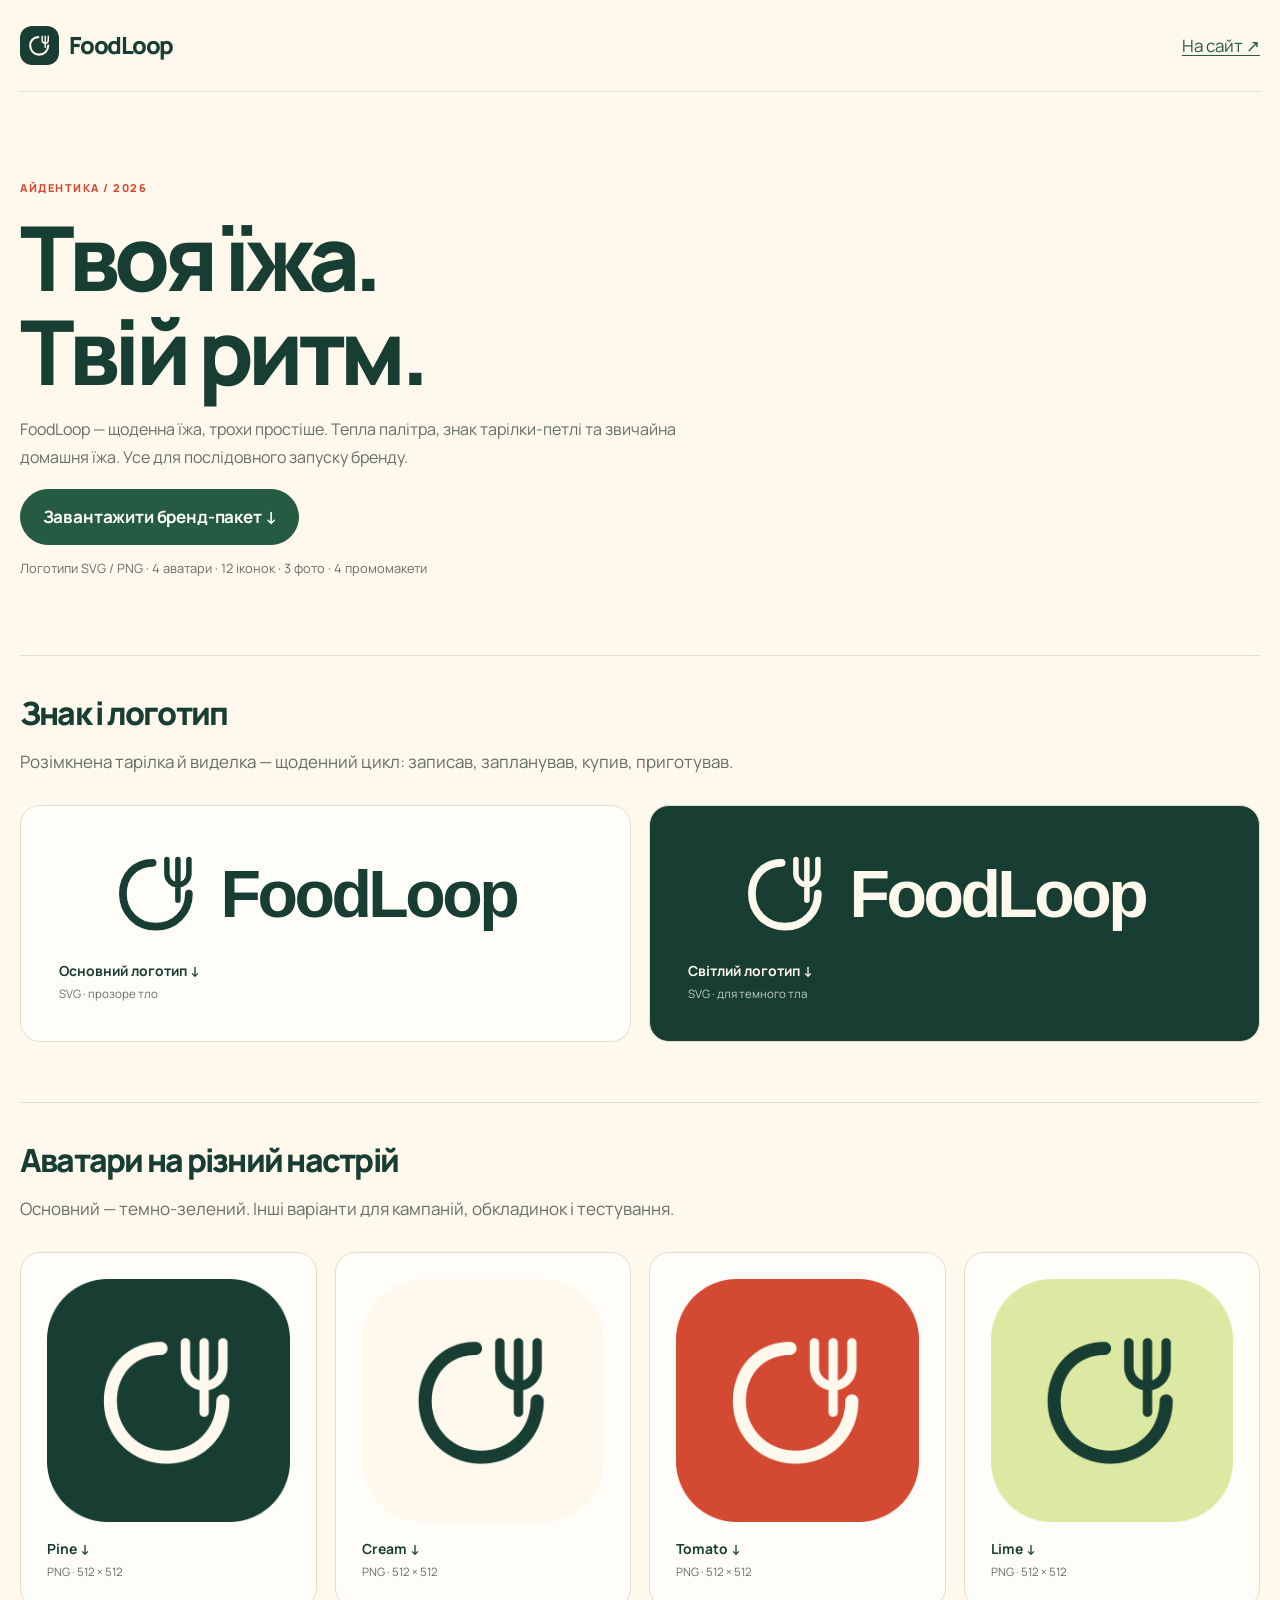
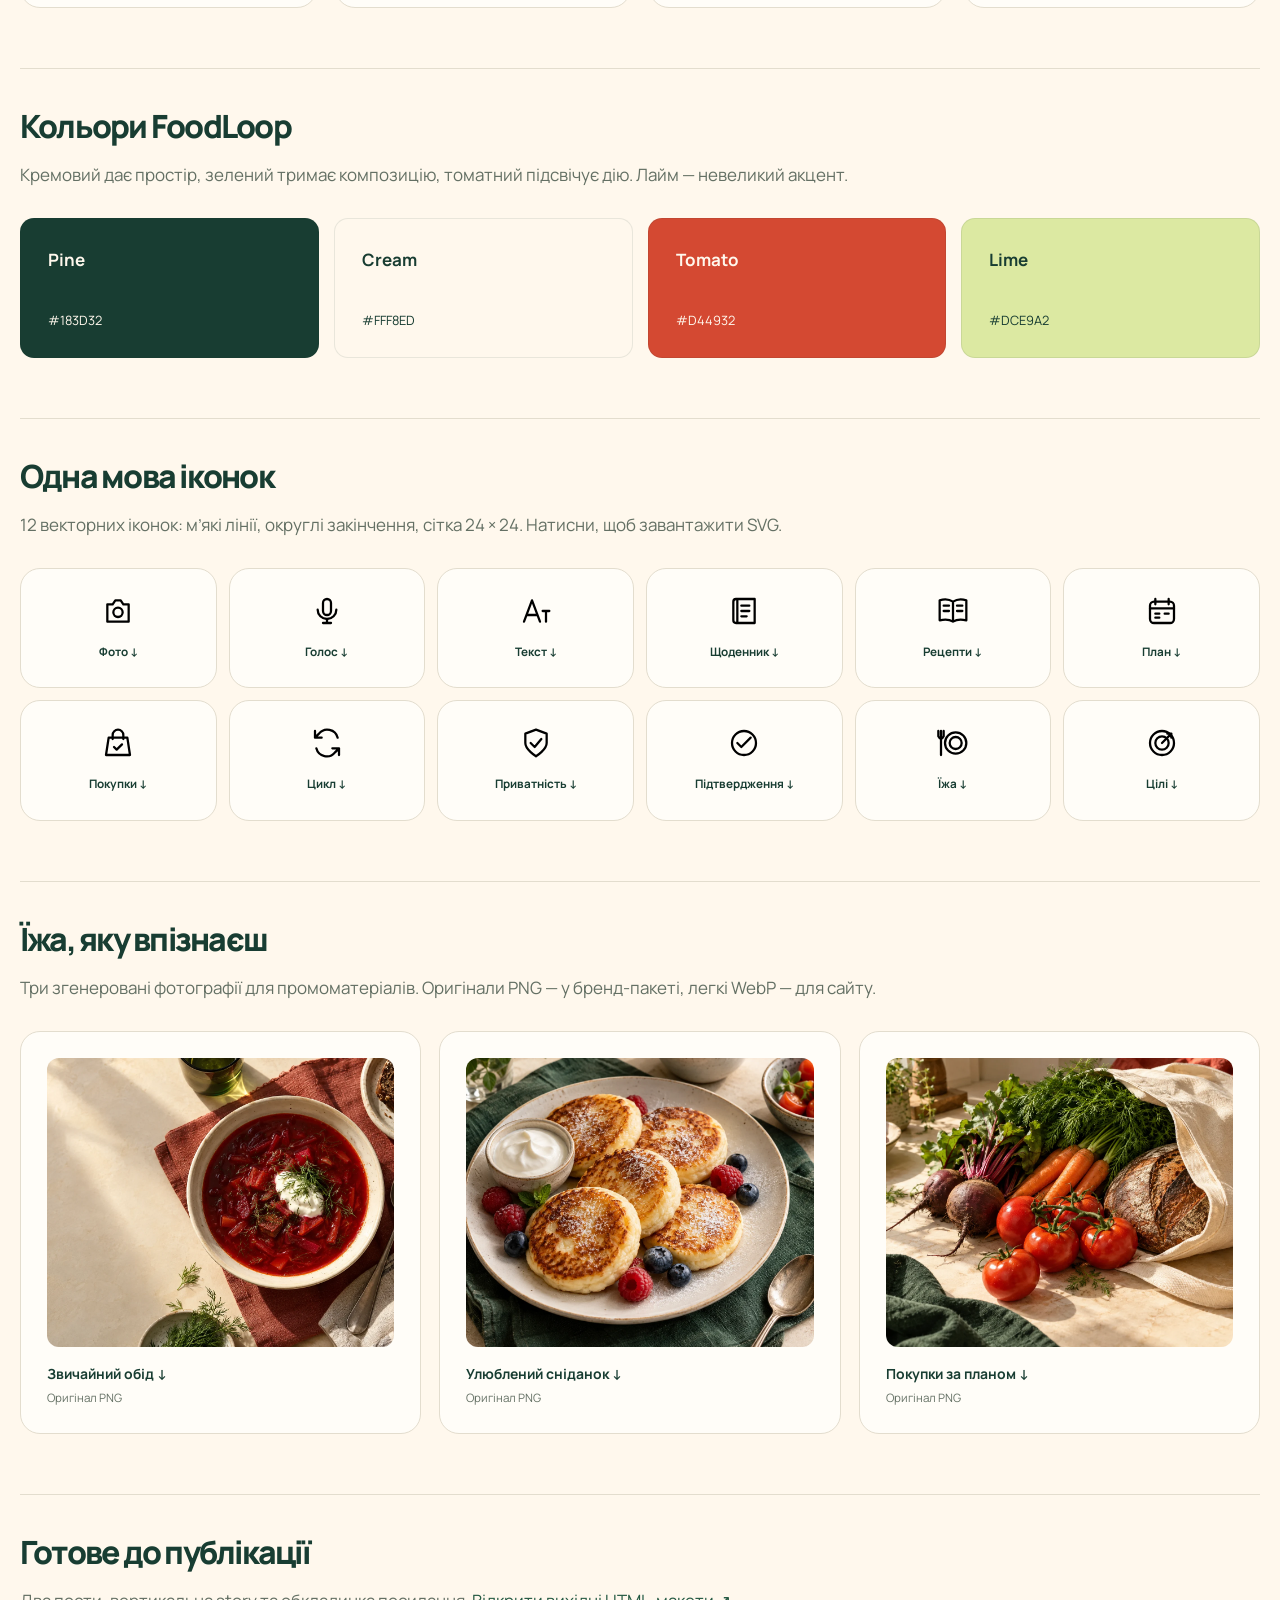
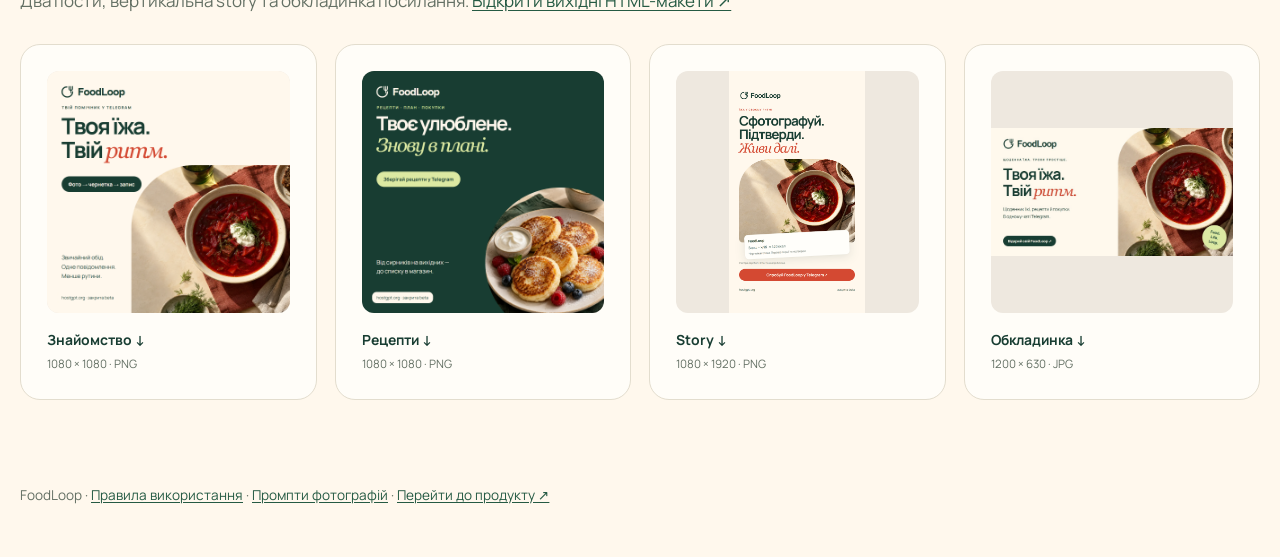
<file: docs/brand/index.html>
<!doctype html><html lang="uk"><head><meta charset="utf-8"><meta name="viewport" content="width=device-width,initial-scale=1"><title>FoodLoop — бренд і промоматеріали</title><meta name="description" content="Айдентика FoodLoop: логотипи, аватари, іконки та готові матеріали для просування."><meta name="theme-color" content="#183d32"><link rel="icon" href="avatar-pine.svg"><link rel="stylesheet" href="../styles.css"><link rel="stylesheet" href="../foodloop.css"><link href="https://fonts.googleapis.com/css2?family=Manrope:wght@400;500;600;700;800&display=swap" rel="stylesheet"><style>
body{padding-bottom:0}.kit-header{padding:26px 0;display:flex;justify-content:space-between;align-items:center;border-bottom:1px solid var(--hairline)}.kit-hero{padding:80px 0 64px;max-width:860px}.kit-hero h1{font-size:clamp(3rem,7vw,6rem);letter-spacing:-.065em}.kit-hero p{max-width:680px}.kit-section{padding:40px 0 60px;border-top:1px solid var(--hairline)}.kit-section h2{font-size:2rem;margin:0 0 12px}.kit-section>p{color:var(--muted);margin-bottom:30px}.asset-grid{display:grid;grid-template-columns:repeat(4,minmax(0,1fr));gap:18px}.asset{display:block;background:#fffdf8;border:1px solid var(--hairline);border-radius:20px;padding:26px;text-decoration:none;color:var(--ink)}.asset img{width:100%;border-radius:12px}.asset b{display:block;margin-top:16px;font-size:.87rem}.asset small{display:block;color:var(--muted);margin-top:3px;font-size:.72rem}.lockups{grid-template-columns:1fr 1fr}.lockups .asset{padding:38px}.lockups img{height:100px;border-radius:0;object-fit:contain}.dark{background:#183d32;color:#fff8ed}.dark small{color:#c0cec0}.swatches{display:grid;grid-template-columns:repeat(4,1fr);gap:15px}.swatch{padding:27px;border-radius:14px;min-height:140px;display:flex;flex-direction:column;justify-content:space-between;border:1px solid #183d3218}.swatch span{font-size:.8rem}.icon-grid{display:grid;grid-template-columns:repeat(6,1fr);gap:12px}.icon-grid .asset{text-align:center;padding:26px 8px}.icon-grid img{width:32px;height:32px;margin:auto;border-radius:0}.icon-grid b{font-size:.73rem}.photos{grid-template-columns:repeat(3,minmax(0,1fr))}.photos img{aspect-ratio:1.2;object-fit:cover}.promos img{aspect-ratio:1;object-fit:contain;background:#eee8df}.kit-footer{padding:25px 0 50px;color:var(--muted);font-size:.85rem}.kit-hero .btn{margin-top:18px}.asset:hover{border-color:var(--accent)}.caption{font-size:.8rem;color:var(--muted)}@media(max-width:700px){.asset-grid,.swatches{grid-template-columns:1fr 1fr}.icon-grid{grid-template-columns:repeat(3,1fr)}.photos{grid-template-columns:1fr}.kit-hero{padding:50px 0}.asset{padding:16px}.lockups .asset{padding:18px}.kit-header{gap:18px;font-size:.8rem}.swatch{padding:18px}.kit-hero h1{font-size:3.5rem}}
</style></head><body><div class="wrap"><header class="kit-header"><a href="../" class="brand"><img src="avatar-pine.svg" alt="" width="39" height="39"><span class="brand-name">FoodLoop</span></a><a href="../">На сайт ↗</a></header><main>
<section class="kit-hero"><p class="eyebrow">Айдентика / 2026</p><h1>Твоя їжа.<br>Твій ритм.</h1><p class="section-lead">FoodLoop — щоденна їжа, трохи простіше. Тепла палітра, знак тарілки-петлі та звичайна домашня їжа. Усе для послідовного запуску бренду.</p><a class="btn" href="foodloop-brand-kit.zip" download>Завантажити бренд-пакет ↓</a><p class="caption">Логотипи SVG / PNG · 4 аватари · 12 іконок · 3 фото · 4 промомакети</p></section>
<section class="kit-section"><h2>Знак і логотип</h2><p>Розімкнена тарілка й виделка — щоденний цикл: записав, запланував, купив, приготував.</p><div class="asset-grid lockups"><a class="asset" href="foodloop-logo-dark.svg" download><img src="foodloop-logo-dark.svg" alt="Темний логотип FoodLoop"><b>Основний логотип ↓</b><small>SVG · прозоре тло</small></a><a class="asset dark" href="foodloop-logo-light.svg" download><img src="foodloop-logo-light.svg" alt="Світлий логотип FoodLoop"><b>Світлий логотип ↓</b><small>SVG · для темного тла</small></a></div></section>
<section class="kit-section"><h2>Аватари на різний настрій</h2><p>Основний — темно-зелений. Інші варіанти для кампаній, обкладинок і тестування.</p><div class="asset-grid"><a class="asset" href="avatar-pine.png" download><img src="avatar-pine.png" alt="Темно-зелений аватар"><b>Pine ↓</b><small>PNG · 512 × 512</small></a><a class="asset" href="avatar-cream.png" download><img src="avatar-cream.png" alt="Кремовий аватар"><b>Cream ↓</b><small>PNG · 512 × 512</small></a><a class="asset" href="avatar-tomato.png" download><img src="avatar-tomato.png" alt="Томатний аватар"><b>Tomato ↓</b><small>PNG · 512 × 512</small></a><a class="asset" href="avatar-lime.png" download><img src="avatar-lime.png" alt="Лаймовий аватар"><b>Lime ↓</b><small>PNG · 512 × 512</small></a></div></section>
<section class="kit-section"><h2>Кольори FoodLoop</h2><p>Кремовий дає простір, зелений тримає композицію, томатний підсвічує дію. Лайм — невеликий акцент.</p><div class="swatches"><div class="swatch" style="background:#183d32;color:#fff8ed"><b>Pine</b><span>#183D32</span></div><div class="swatch" style="background:#fff8ed"><b>Cream</b><span>#FFF8ED</span></div><div class="swatch" style="background:#d44932;color:#fff8ed"><b>Tomato</b><span>#D44932</span></div><div class="swatch" style="background:#dce9a2"><b>Lime</b><span>#DCE9A2</span></div></div></section>
<section class="kit-section"><h2>Одна мова іконок</h2><p>12 векторних іконок: м’які лінії, округлі закінчення, сітка 24 × 24. Натисни, щоб завантажити SVG.</p><div class="icon-grid" id="icons"></div></section>
<section class="kit-section"><h2>Їжа, яку впізнаєш</h2><p>Три згенеровані фотографії для промоматеріалів. Оригінали PNG — у бренд-пакеті, легкі WebP — для сайту.</p><div class="asset-grid photos"><a class="asset" href="photos/foodloop-borscht.png" download><img src="../img/foodloop-borscht.webp" alt="Борщ зі сметаною" loading="lazy"><b>Звичайний обід ↓</b><small>Оригінал PNG</small></a><a class="asset" href="photos/foodloop-breakfast.png" download><img src="../img/foodloop-breakfast.webp" alt="Сирники з ягодами" loading="lazy"><b>Улюблений сніданок ↓</b><small>Оригінал PNG</small></a><a class="asset" href="photos/foodloop-groceries.png" download><img src="../img/foodloop-groceries.webp" alt="Торба з продуктами" loading="lazy"><b>Покупки за планом ↓</b><small>Оригінал PNG</small></a></div></section>
<section class="kit-section"><h2>Готове до публікації</h2><p>Два пости, вертикальна story та обкладинка посилання. <a href="campaign.html">Відкрити вихідні HTML-макети ↗</a></p><div class="asset-grid promos"><a class="asset" href="post-food.png" download><img src="post-food.png" alt="Пост Твоя їжа, твій ритм" loading="lazy"><b>Знайомство ↓</b><small>1080 × 1080 · PNG</small></a><a class="asset" href="post-recipes.png" download><img src="post-recipes.png" alt="Пост Твоє улюблене, знову в плані" loading="lazy"><b>Рецепти ↓</b><small>1080 × 1080 · PNG</small></a><a class="asset" href="story-food.png" download><img src="story-food.png" alt="Story Сфотографуй, підтверди, живи далі" loading="lazy"><b>Story ↓</b><small>1080 × 1920 · PNG</small></a><a class="asset" href="social-cover.jpg" download><img src="social-cover.jpg" alt="Обкладинка FoodLoop" loading="lazy"><b>Обкладинка ↓</b><small>1200 × 630 · JPG</small></a></div></section>
</main><footer class="kit-footer">FoodLoop · <a href="README.md">Правила використання</a> · <a href="prompts.md">Промпти фотографій</a> · <a href="../">Перейти до продукту ↗</a></footer></div><script>const names={camera:'Фото',voice:'Голос',text:'Текст',diary:'Щоденник',recipe:'Рецепти',plan:'План',shopping:'Покупки',loop:'Цикл',privacy:'Приватність',confirm:'Підтвердження',plate:'Їжа',goals:'Цілі'};document.getElementById('icons').innerHTML=Object.entries(names).map(([name,label])=>`<a class="asset" href="icon-${name}.svg" download><img src="icon-${name}.svg" alt="" width="32" height="32"><b>${label} ↓</b></a>`).join('');</script></body></html>
</file>
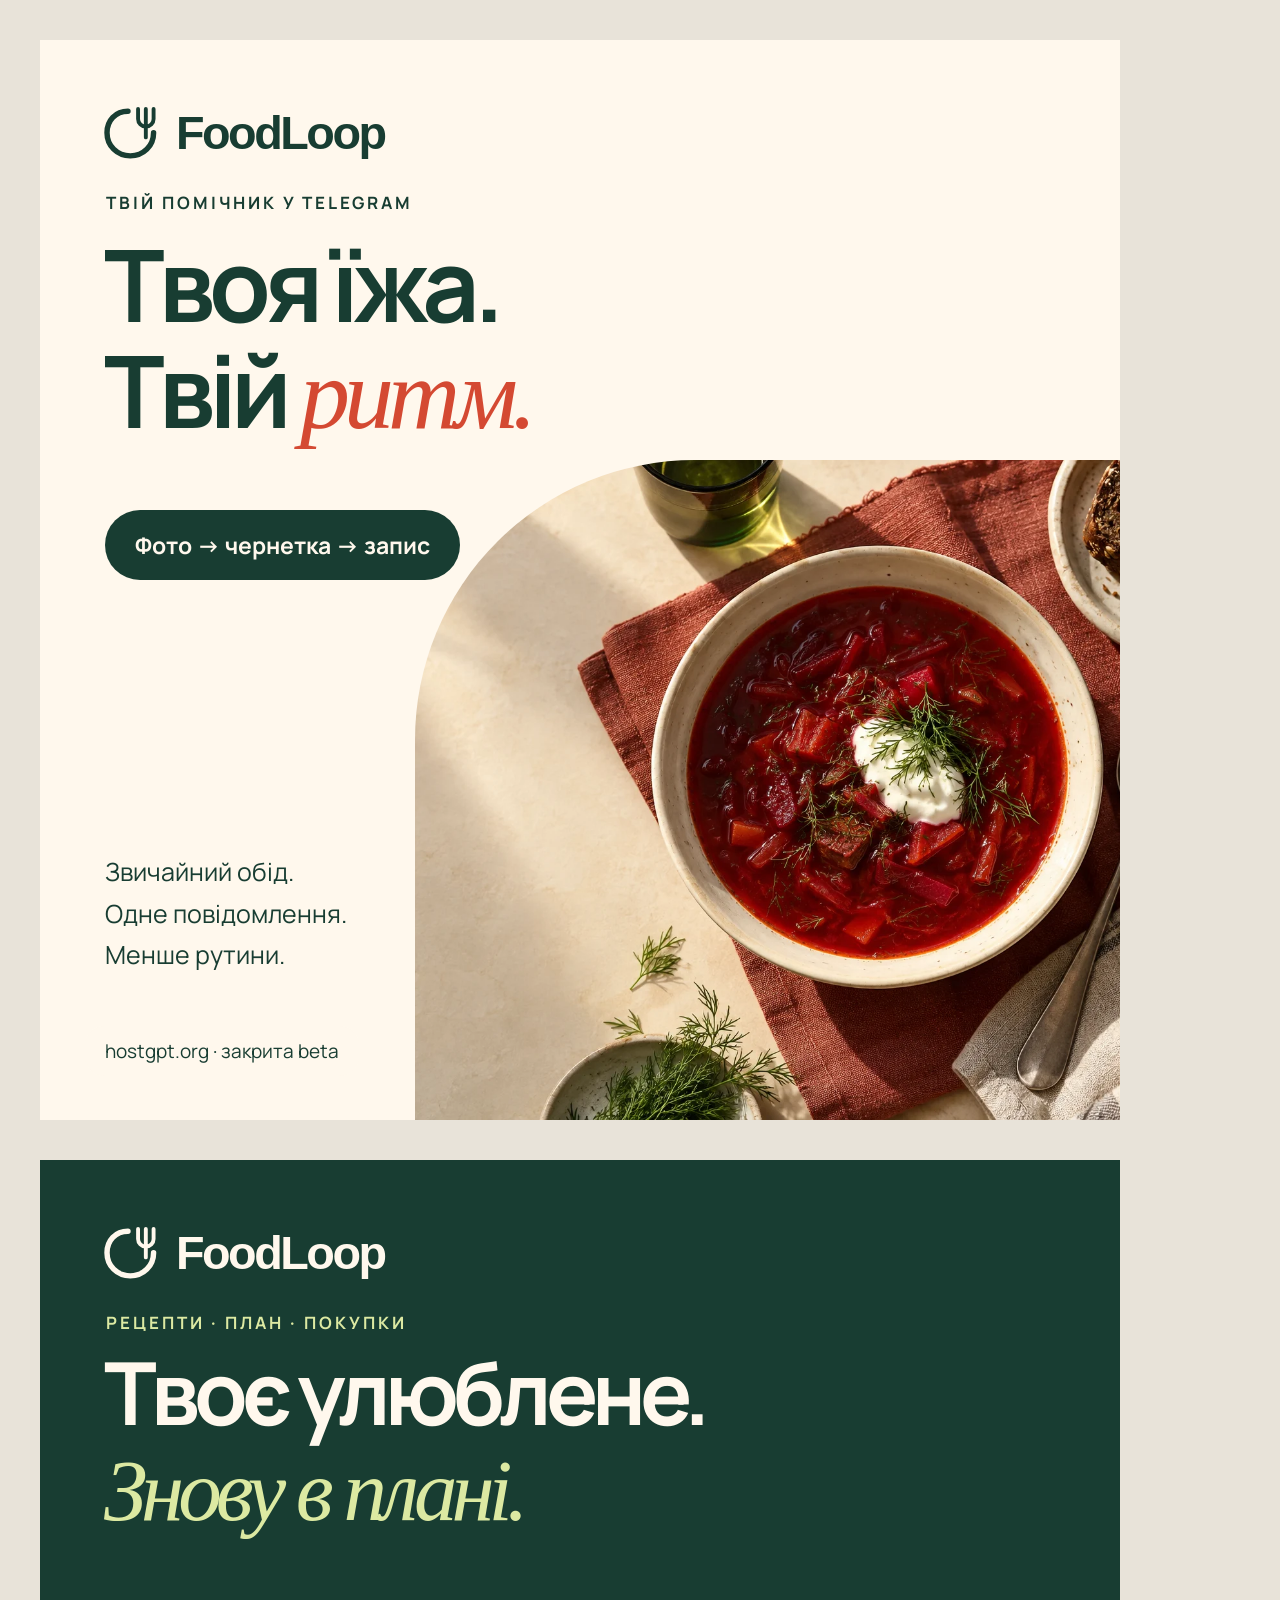
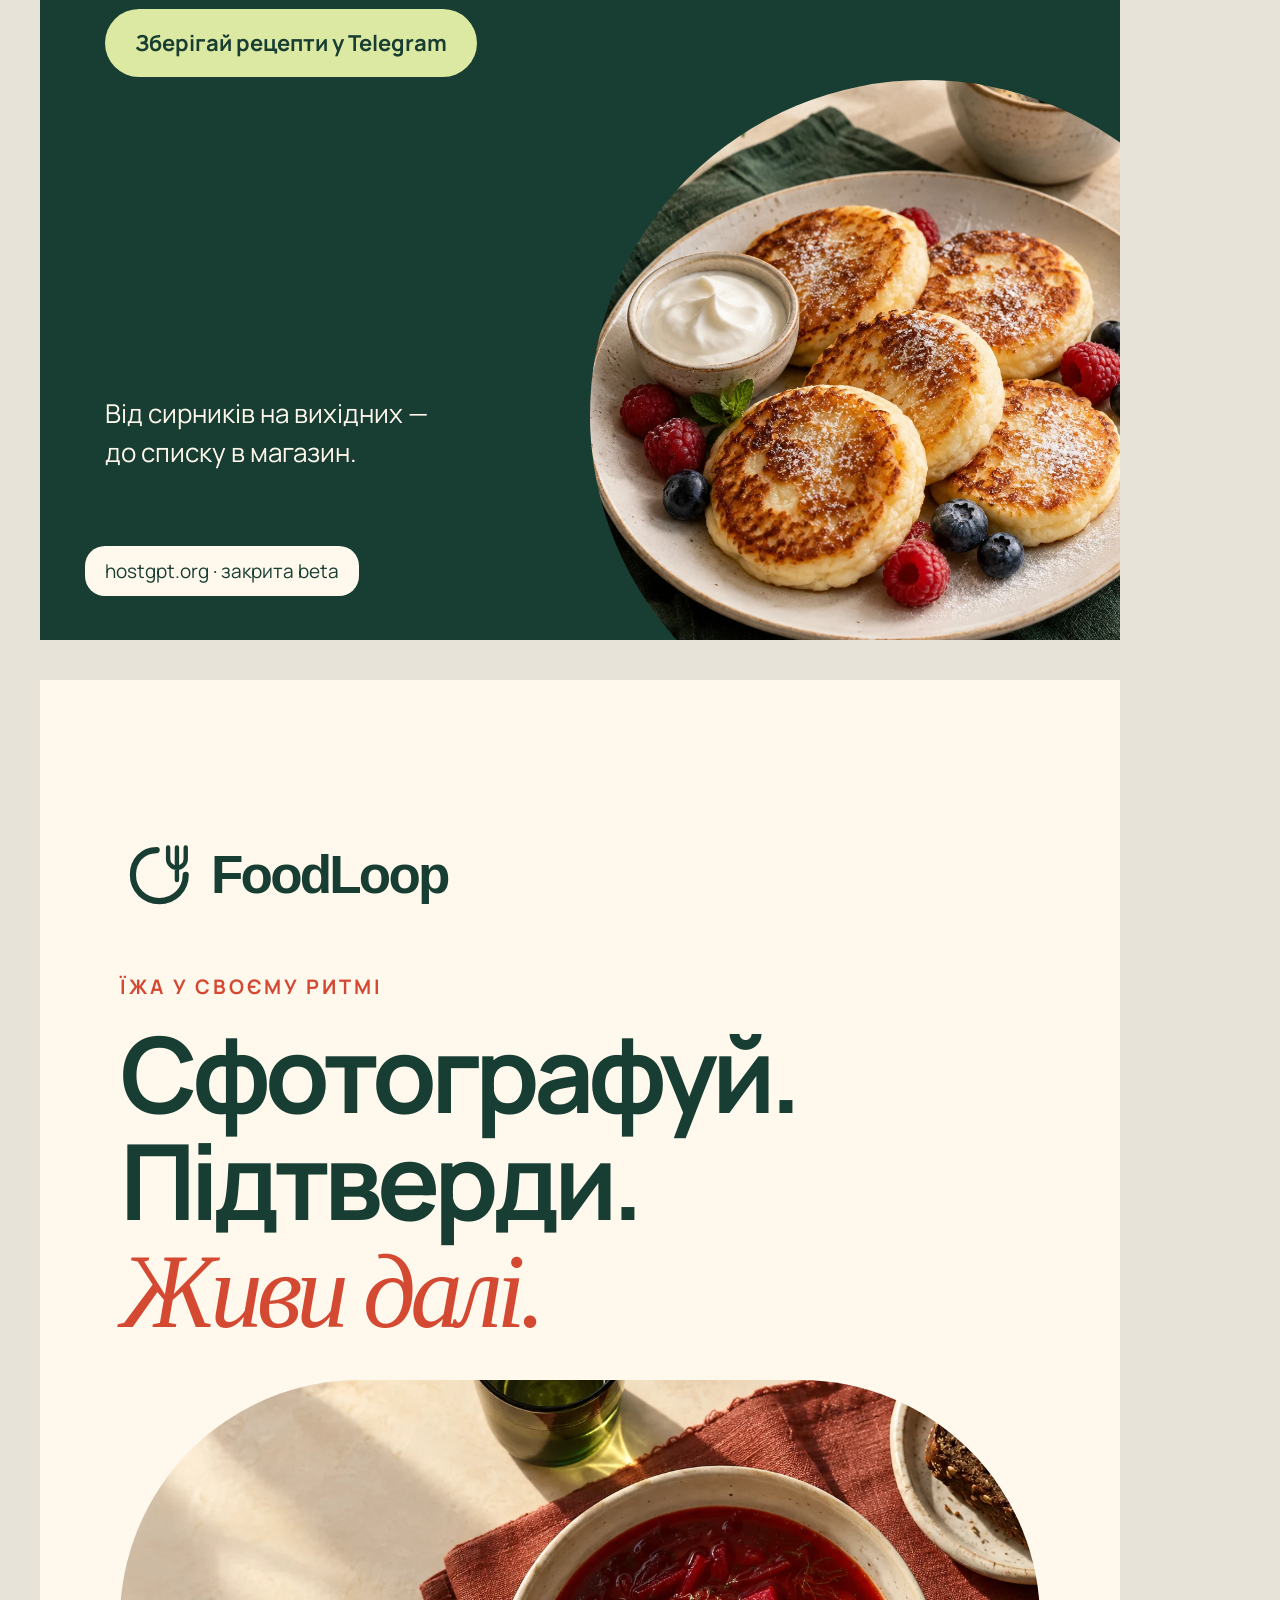
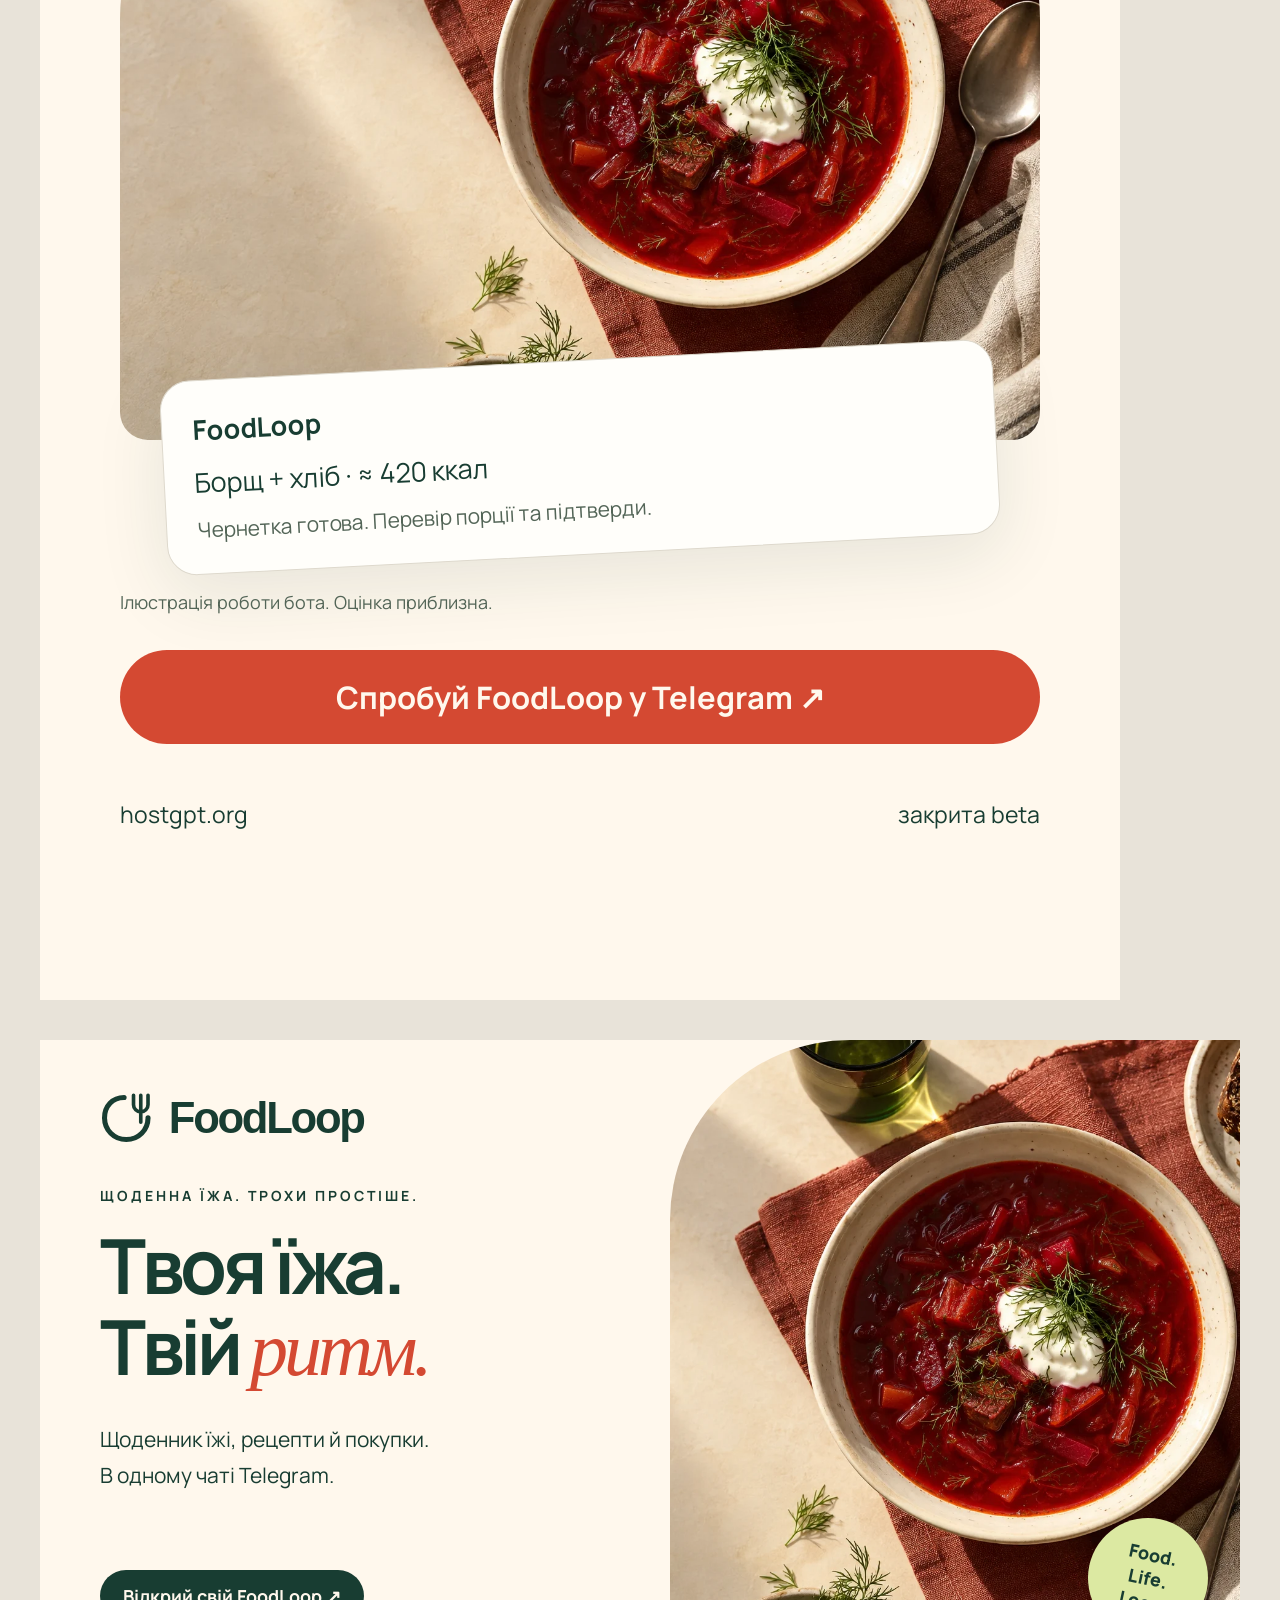
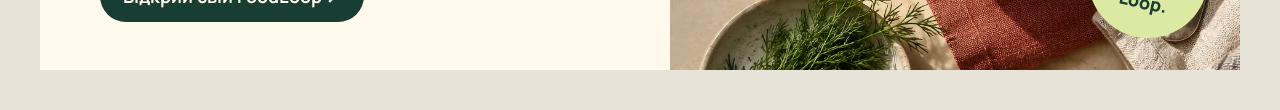
<file: docs/brand/campaign.html>
<!doctype html>
<html lang="uk"><head><meta charset="utf-8"><meta name="viewport" content="width=device-width,initial-scale=1"><meta name="robots" content="noindex"><title>FoodLoop — макети для просування</title>
<link href="https://fonts.googleapis.com/css2?family=Manrope:wght@400;500;600;700;800&display=swap" rel="stylesheet">
<style>
*{box-sizing:border-box}body{margin:0;background:#e8e3d9;font-family:Manrope,Arial,sans-serif;color:#183d32}main{display:grid;gap:40px;padding:40px;width:max-content}article{position:relative;overflow:hidden;flex:none}h1,h2,p{margin:0}.logo{width:340px;height:80px;object-fit:contain}.eyebrow{font-size:20px;text-transform:uppercase;letter-spacing:3px;font-weight:700}.pill{display:inline-block;padding:19px 30px;border-radius:50px;background:#183d32;color:#fff8ed;font-size:25px;font-weight:700}.photo{object-fit:cover}.foot{position:absolute;left:66px;bottom:55px;right:66px;display:flex;align-items:center;justify-content:space-between;font-size:21px}.fine{font-size:18px;color:#536557}.square{width:1080px;height:1080px;background:#fff8ed}.square .logo{position:absolute;top:53px;left:60px;width:300px}.square h1{position:absolute;top:191px;left:64px;font-size:100px;line-height:1.06;letter-spacing:-6px;z-index:2}.square h1 em{font-family:Georgia,serif;font-weight:500;color:#d44932}.square .photo{position:absolute;right:0;bottom:0;width:705px;height:660px;border-radius:280px 0 0 0;object-position:63% center}.square .eyebrow{position:absolute;top:151px;left:66px;font-size:17px}.square .pill{position:absolute;left:65px;top:470px;font-size:23px}.square .note{position:absolute;bottom:145px;left:65px;width:263px;font-size:25px;line-height:1.65;z-index:2}.square .foot{bottom:44px;right:auto;background:#fff8ed;border-radius:20px;padding:12px 20px;left:45px;font-size:19px}
.recipe{background:#183d32;color:#fff8ed}.recipe .logo{z-index:2}.recipe h1{font-size:87px;top:185px;line-height:1.09}.recipe h1 em{color:#dce9a2}.recipe .photo{width:670px;height:670px;border-radius:50%;right:-140px;bottom:-110px}.recipe .eyebrow{color:#dce9a2}.recipe .pill{background:#dce9a2;color:#183d32;top:449px;font-size:22px}.recipe .note{font-size:26px;bottom:168px;width:330px;line-height:1.5}.recipe .foot{color:#183d32}.story{width:1080px;height:1920px;background:#fff8ed}.story .logo{position:absolute;top:155px;left:80px;width:350px}.story .eyebrow{position:absolute;top:293px;left:80px;color:#d44932}.story h1{font-size:115px;line-height:1.05;letter-spacing:-6px;position:absolute;left:80px;top:353px}.story h1 em{color:#d44932;font-family:Georgia,serif;font-weight:500}.story .photo{position:absolute;left:80px;top:680px;width:920px;height:740px;border-radius:240px 240px 28px 28px;object-position:61% center}.story .bubble{position:absolute;top:1325px;left:123px;width:834px;background:#fffefa;border:1px solid #ded9cd;border-radius:30px;padding:36px;box-shadow:0 20px 70px #183d321a;transform:rotate(-3deg);font-size:29px}.story .bubble small{font-size:21px;color:#536557;display:block;margin-top:15px}.story .pill{position:absolute;top:1570px;left:80px;right:80px;text-align:center;font-size:31px;padding:26px;background:#d44932}.story .foot{left:80px;right:80px;bottom:170px;font-size:23px}.story .fine{position:absolute;left:80px;top:1500px;font-size:18px}.cover{width:1200px;height:630px;background:#fff8ed}.cover .logo{position:absolute;left:58px;top:45px;width:280px;height:66px}.cover h1{position:absolute;left:60px;top:185px;font-size:76px;letter-spacing:-4px;line-height:1.07;z-index:2}.cover h1 em{color:#d44932;font-family:Georgia,serif;font-weight:500}.cover .photo{position:absolute;width:570px;height:630px;right:0;top:0;object-position:70% center;border-radius:180px 0 0 0}.cover .eyebrow{position:absolute;left:60px;top:146px;font-size:14px}.cover .desc{position:absolute;left:60px;top:382px;font-size:21px;line-height:1.7;width:410px}.cover .pill{position:absolute;left:60px;bottom:48px;font-size:18px;padding:14px 23px}.cover .stamp{position:absolute;right:32px;bottom:32px;background:#dce9a2;border-radius:50%;width:120px;height:120px;display:grid;place-content:center;text-align:center;font-weight:800;font-size:18px;transform:rotate(12deg)}
.story h1{top:340px;font-size:105px;line-height:1.02}.story .photo{top:700px;height:660px}.story .bubble{top:1280px;padding:30px;font-size:27px}.story .fine{top:1510px}
</style></head><body><main>
<article id="post-food" class="square" aria-label="Пост 1080 на 1080"><img class="logo" src="foodloop-logo-dark.svg" alt="FoodLoop"><p class="eyebrow">Твій помічник у Telegram</p><h1>Твоя їжа.<br>Твій <em>ритм.</em></h1><span class="pill">Фото → чернетка → запис</span><img class="photo" src="../img/foodloop-borscht.webp" alt="Домашній борщ"><p class="note">Звичайний обід.<br>Одне повідомлення.<br>Менше рутини.</p><div class="foot">hostgpt.org · закрита beta</div></article>
<article id="post-recipes" class="square recipe" aria-label="Пост про рецепти 1080 на 1080"><img class="logo" src="foodloop-logo-light.svg" alt="FoodLoop"><p class="eyebrow">Рецепти · план · покупки</p><h1>Твоє улюблене.<br><em>Знову в плані.</em></h1><span class="pill">Зберігай рецепти у Telegram</span><img class="photo" src="../img/foodloop-breakfast.webp" alt="Сирники з ягодами"><p class="note">Від сирників на вихідних — до списку в магазин.</p><div class="foot">hostgpt.org · закрита beta</div></article>
<article id="story-food" class="story" aria-label="Story 1080 на 1920"><img class="logo" src="foodloop-logo-dark.svg" alt="FoodLoop"><p class="eyebrow">Їжа у своєму ритмі</p><h1>Сфотографуй.<br>Підтверди.<br><em>Живи далі.</em></h1><img class="photo" src="../img/foodloop-borscht.webp" alt="Борщ зі сметаною"><div class="bubble"><strong>FoodLoop</strong><p style="margin-top:16px">Борщ + хліб · ≈ 420 ккал</p><small>Чернетка готова. Перевір порції та підтверди.</small></div><p class="fine">Ілюстрація роботи бота. Оцінка приблизна.</p><span class="pill">Спробуй FoodLoop у Telegram ↗</span><div class="foot"><span>hostgpt.org</span><span>закрита beta</span></div></article>
<article id="social-cover" class="cover" aria-label="Обкладинка 1200 на 630"><img class="logo" src="foodloop-logo-dark.svg" alt="FoodLoop"><p class="eyebrow">Щоденна їжа. Трохи простіше.</p><h1>Твоя їжа.<br>Твій <em>ритм.</em></h1><p class="desc">Щоденник їжі, рецепти й покупки.<br>В одному чаті Telegram.</p><span class="pill">Відкрий свій FoodLoop ↗</span><img class="photo" src="../img/foodloop-borscht.webp" alt="Домашній обід"><div class="stamp">Food.<br>Life.<br>Loop.</div></article>
</main></body></html>
</file>
<file: docs/styles.css>
/* FoodLoop product landing: shared layout, chat demos and interaction styles. */

:root {
  --bg: #faf7f1;
  --bg-2: #f3eee4;
  --surface: #ffffff;
  --ink: #14201a;
  --ink-2: #2b3a32;
  --muted: #5f6b64;
  --muted-2: #8a938d;
  --hairline: #e8e2d6;
  --hairline-2: #d9d1c2;
  --forest: #163226;
  --forest-deep: #12281f;
  --accent: #1f7a45;
  --accent-2: #2a9d5c;
  --mint: #4fd98a;
  --mint-soft: #e3f7eb;
  --mint-line: #b9ead0;
  --yolk: #ffc94d;
  --tomato: #ff7a5c;
  --tg-bg: #e9eff3;
  --tg-out: #dcf2c8;
  --tg-in: #ffffff;
  --display: "Fraunces", "Iowan Old Style", Georgia, serif;
  --font: "Manrope", system-ui, -apple-system, "Segoe UI", sans-serif;
  --wrap: 1180px;
  --header-h: 72px;
  --r-lg: 28px;
  --r-md: 20px;
  --r-sm: 14px;
  --shadow-sm: 0 1px 2px rgba(20, 32, 26, 0.06), 0 4px 14px rgba(20, 32, 26, 0.05);
  --shadow-md: 0 2px 4px rgba(20, 32, 26, 0.05), 0 18px 40px -12px rgba(20, 32, 26, 0.16);
  --shadow-lg: 0 40px 80px -20px rgba(20, 32, 26, 0.35), 0 20px 40px -20px rgba(20, 32, 26, 0.25);
  --ease: cubic-bezier(0.22, 1, 0.36, 1);
}

*, *::before, *::after { box-sizing: border-box; }

html {
  scroll-behavior: smooth;
  scroll-padding-top: calc(var(--header-h) + 16px);
}

body {
  margin: 0;
  font-family: var(--font);
  font-size: 1.0625rem;
  line-height: 1.6;
  color: var(--ink);
  background: var(--bg);
  -webkit-font-smoothing: antialiased;
  text-rendering: optimizeLegibility;
  overflow-x: hidden;
}

img { max-width: 100%; height: auto; display: block; }
a { color: var(--accent); text-underline-offset: 0.18em; }
:focus-visible { outline: 2px solid var(--accent); outline-offset: 3px; border-radius: 6px; }
::selection { background: #cfeedd; color: var(--forest); }

.skip {
  position: absolute; left: 12px; top: -48px; z-index: 50;
  padding: 8px 12px; background: var(--forest); color: #fff; font-weight: 700; border-radius: 8px;
}
.skip:focus { top: 12px; }

.wrap { width: min(var(--wrap), calc(100% - 40px)); margin-inline: auto; }

.ico { width: 1.1em; height: 1.1em; fill: currentColor; flex: none; }

/* ---------- Typography ---------- */
h1, h2, h3 {
  margin: 0;
  font-family: var(--font);
  font-weight: 800;
  letter-spacing: -0.035em;
  line-height: 1.05;
  color: var(--ink);
  text-wrap: balance;
}
h1 { font-size: clamp(2.5rem, 5.6vw, 4.2rem); }
h2 { font-size: clamp(1.9rem, 3.8vw, 2.9rem); letter-spacing: -0.03em; line-height: 1.08; }
h3 { font-size: 1.25rem; letter-spacing: -0.02em; line-height: 1.25; }

h1 em, h2 em {
  font-family: var(--display);
  font-style: italic;
  font-weight: 500;
  font-optical-sizing: auto;
  letter-spacing: -0.02em;
  color: var(--accent);
}

.eyebrow {
  display: inline-flex; align-items: center; gap: 8px;
  margin: 0 0 14px;
  color: var(--accent);
  font-size: 0.78rem; font-weight: 800; letter-spacing: 0.14em; text-transform: uppercase;
}
.eyebrow-light { color: var(--mint); }

.section-lead {
  margin: 16px 0 0;
  max-width: 38rem;
  font-size: 1.125rem;
  color: var(--muted);
}

.section-head { margin-bottom: 48px; }
.section-head .section-lead { margin-top: 14px; }

/* ---------- Buttons ---------- */
.btn {
  display: inline-flex; align-items: center; justify-content: center; gap: 0.5em;
  padding: 0.85rem 1.35rem;
  border: 1px solid var(--accent);
  border-radius: 999px;
  background: var(--accent);
  color: #fff;
  font: inherit; font-weight: 700; letter-spacing: -0.01em;
  text-decoration: none;
  box-shadow: 0 1px 0 rgba(255,255,255,0.15) inset, 0 8px 24px -8px rgba(31, 122, 69, 0.55);
  transition: transform .2s var(--ease), box-shadow .2s var(--ease), background .2s;
  white-space: nowrap;
}
.btn:hover { background: var(--forest); border-color: var(--forest); color: #fff; transform: translateY(-1px); box-shadow: 0 12px 28px -10px rgba(22, 50, 38, 0.5); }
.btn:active { transform: translateY(0); }
.btn-lg { padding: 1rem 1.6rem; font-size: 1.05rem; }
.btn-sm { padding: 0.55rem 1rem; font-size: 0.9rem; box-shadow: none; }
.btn-dark { background: var(--ink); border-color: var(--ink); }
.btn-dark:hover { background: var(--forest); border-color: var(--forest); }
.btn-ghost {
  background: transparent; border-color: var(--hairline-2); color: var(--ink); box-shadow: none;
}
.btn-ghost:hover { background: var(--surface); border-color: var(--ink); color: var(--ink); transform: translateY(-1px); box-shadow: var(--shadow-sm); }
.btn-light { background: #fff; border-color: #fff; color: var(--forest); box-shadow: 0 14px 30px -12px rgba(0,0,0,0.5); }
.btn-light:hover { background: var(--mint-soft); border-color: var(--mint-soft); color: var(--forest); }

/* ---------- Header ---------- */
.site-header {
  position: sticky; top: 0; z-index: 40;
  transition: background .25s, box-shadow .25s, border-color .25s;
  border-bottom: 1px solid transparent;
}
.site-header.is-scrolled {
  background: rgba(250, 247, 241, 0.82);
  backdrop-filter: saturate(160%) blur(16px);
  -webkit-backdrop-filter: saturate(160%) blur(16px);
  border-bottom-color: var(--hairline);
}
.header-inner { display: flex; align-items: center; gap: 24px; min-height: var(--header-h); }

.brand { display: inline-flex; align-items: center; gap: 10px; color: var(--ink); text-decoration: none; }
.brand img { width: 34px; height: 34px; image-rendering: pixelated; image-rendering: crisp-edges; }
.brand-name { font-weight: 800; font-size: 1.2rem; letter-spacing: -0.03em; }
.brand-tag {
  padding: 2px 8px; border-radius: 999px;
  background: var(--mint-soft); color: var(--accent);
  font-size: 0.68rem; font-weight: 800; letter-spacing: 0.08em; text-transform: uppercase;
}

.nav { display: none; margin-left: auto; gap: 4px; }
.nav a {
  padding: 8px 14px; border-radius: 999px;
  color: var(--ink-2); text-decoration: none; font-size: 0.95rem; font-weight: 600;
  transition: background .2s, color .2s;
}
.nav a:hover { background: var(--bg-2); color: var(--ink); }
.header-inner .btn-sm { margin-left: auto; }

/* ---------- Hero ---------- */
.hero { position: relative; isolation: isolate; padding: 40px 0 0; overflow: hidden; }
.hero-bg { position: absolute; inset: 0; z-index: -1; pointer-events: none; }
.hero-bg::after {
  content: ""; position: absolute; inset: 0;
  background-image: radial-gradient(rgba(20,32,26,0.07) 1px, transparent 1px);
  background-size: 26px 26px;
  mask-image: radial-gradient(ellipse 70% 60% at 50% 30%, #000 20%, transparent 80%);
  -webkit-mask-image: radial-gradient(ellipse 70% 60% at 50% 30%, #000 20%, transparent 80%);
}
.glow { position: absolute; border-radius: 50%; filter: blur(70px); opacity: .7; }
.glow-a { width: 560px; height: 560px; right: -120px; top: -140px; background: radial-gradient(circle, rgba(79,217,138,0.55), transparent 65%); }
.glow-b { width: 460px; height: 460px; left: -160px; top: 220px; background: radial-gradient(circle, rgba(255,201,77,0.45), transparent 65%); }
.glow-c { width: 380px; height: 380px; right: 22%; bottom: -120px; background: radial-gradient(circle, rgba(255,122,92,0.28), transparent 65%); }

.hero-grid { display: grid; gap: 48px; align-items: center; padding-bottom: 48px; }

.badge {
  display: inline-flex; align-items: center; gap: 8px;
  margin: 0 0 22px; padding: 6px 12px 6px 8px;
  border: 1px solid var(--mint-line); border-radius: 999px;
  background: rgba(255,255,255,0.7);
  color: var(--ink-2); font-size: 0.82rem; font-weight: 700;
}
.badge .dot { width: 8px; height: 8px; border-radius: 50%; background: var(--mint); box-shadow: 0 0 0 4px rgba(79,217,138,0.22); animation: blink 2.2s ease-in-out infinite; }

.hero h1 { margin-bottom: 22px; }
.lead { margin: 0 0 30px; max-width: 34rem; font-size: 1.2rem; line-height: 1.55; color: var(--muted); }
.lead span { color: var(--ink); font-weight: 700; }

.cta-row { display: flex; flex-wrap: wrap; gap: 12px; }

.trust {
  display: flex; flex-wrap: wrap; gap: 10px 22px;
  margin: 30px 0 0; padding: 0; list-style: none;
  color: var(--muted); font-size: 0.92rem; font-weight: 600;
}
.trust li { display: inline-flex; align-items: center; gap: 8px; }
.trust .ico { color: var(--accent); width: 1em; height: 1em; }

.hero-visual { position: relative; display: grid; justify-items: center; padding: 20px 0 10px; }

/* Floating notes */
.float-note {
  position: absolute; display: flex; align-items: center; gap: 10px;
  padding: 10px 14px; border-radius: 16px;
  background: rgba(255,255,255,0.9); border: 1px solid var(--hairline);
  box-shadow: var(--shadow-md);
  font-size: 0.8rem; line-height: 1.25; color: var(--muted);
  backdrop-filter: blur(8px);
  animation: floaty 6s ease-in-out infinite;
}
.float-note strong { color: var(--ink); font-weight: 800; }
.fn-ico { display: grid; place-items: center; width: 34px; height: 34px; border-radius: 10px; background: var(--mint-soft); font-size: 1.05rem; }
.float-a { left: 0; top: 18%; animation-delay: -1.5s; }
.float-b { right: 0; bottom: 20%; animation-delay: -3.5s; }

/* ---------- Phone ---------- */
.phone {
  position: relative;
  width: min(100%, 340px);
  padding: 12px;
  border-radius: 52px;
  background: linear-gradient(160deg, #2a2f2c, #0f1512 60%);
  box-shadow:
    0 0 0 1.5px rgba(255,255,255,0.08) inset,
    var(--shadow-lg);
}
.phone::before {
  /* side buttons */
  content: ""; position: absolute; left: -3px; top: 120px; width: 3px; height: 34px; border-radius: 2px 0 0 2px; background: #1a1f1c;
  box-shadow: 0 50px 0 #1a1f1c, 0 100px 0 #1a1f1c;
}
.phone::after {
  content: ""; position: absolute; right: -3px; top: 160px; width: 3px; height: 62px; border-radius: 0 2px 2px 0; background: #1a1f1c;
}
.phone-screen {
  position: relative; display: flex; flex-direction: column;
  min-height: 640px;
  border-radius: 40px; overflow: hidden;
  background: var(--tg-bg);
}
.status-bar {
  position: relative; display: flex; align-items: center; justify-content: space-between;
  height: 46px; padding: 6px 26px 0;
  background: #fff;
  color: var(--ink); font-size: 0.86rem; font-weight: 700;
}
.island { position: absolute; left: 50%; top: 10px; transform: translateX(-50%); width: 94px; height: 26px; border-radius: 20px; background: #0d110f; }
.st-icons { display: inline-flex; align-items: center; gap: 6px; }

.tg-bar {
  display: grid; grid-template-columns: auto 1fr auto; align-items: center; gap: 10px;
  padding: 6px 14px 10px;
  background: #fff; border-bottom: 1px solid #dfe5ea;
  color: var(--ink);
}
.tg-back { width: 24px; height: 24px; color: #3b82c4; }
.tg-title { text-align: center; line-height: 1.15; }
.tg-title strong { display: block; font-size: 0.98rem; font-weight: 700; letter-spacing: -0.01em; }
.tg-title small { display: block; color: #6f7b85; font-size: 0.74rem; }
.tg-ava { width: 34px; height: 34px; border-radius: 50%; image-rendering: pixelated; }

.chat {
  flex: 1; display: flex; flex-direction: column; gap: 6px;
  padding: 12px 10px 10px;
  background:
    radial-gradient(circle at 20% 10%, rgba(79,217,138,0.10), transparent 40%),
    radial-gradient(circle at 80% 90%, rgba(255,201,77,0.12), transparent 45%),
    var(--tg-bg);
}
.msg {
  position: relative; max-width: 86%;
  padding: 7px 10px 6px; border-radius: 16px;
  font-size: 0.86rem; line-height: 1.4;
  box-shadow: 0 1px 1px rgba(0,0,0,0.06);
}
.msg p { margin: 0; overflow-wrap: anywhere; }
.msg time { display: block; margin-top: 3px; font-size: 0.66rem; color: #7b8790; text-align: right; }
.msg.out { align-self: flex-end; background: var(--tg-out); border-bottom-right-radius: 5px; }
.msg.out time { color: #5f9a52; }
.msg.in { align-self: flex-start; background: var(--tg-in); border-bottom-left-radius: 5px; }
.msg.wide { max-width: 100%; width: 100%; }
.msg.card { max-width: 96%; }
.msg.photo { padding: 4px 4px 6px; max-width: 78%; }
.msg.photo img { width: 100%; height: 118px; object-fit: cover; object-position: 50% 65%; border-radius: 12px; }
.msg.photo p { margin: 6px 6px 0; }
.msg.photo time { margin-right: 6px; }
.ticks { display: inline-block; width: 12px; height: 8px; vertical-align: middle; margin-left: 2px;
  background: currentColor; -webkit-mask: url("data:image/svg+xml,%3Csvg xmlns='http://www.w3.org/2000/svg' viewBox='0 0 16 10'%3E%3Cpath d='M1 5.5 4 8.5 10 1.5M6.5 8.5 13 1.5' fill='none' stroke='%23000' stroke-width='1.6' stroke-linecap='round' stroke-linejoin='round'/%3E%3C/svg%3E") center/contain no-repeat;
  mask: url("data:image/svg+xml,%3Csvg xmlns='http://www.w3.org/2000/svg' viewBox='0 0 16 10'%3E%3Cpath d='M1 5.5 4 8.5 10 1.5M6.5 8.5 13 1.5' fill='none' stroke='%23000' stroke-width='1.6' stroke-linecap='round' stroke-linejoin='round'/%3E%3C/svg%3E") center/contain no-repeat; }

.kicker { margin-bottom: 5px !important; color: var(--muted); font-size: 0.74rem; font-weight: 700; }
.line { font-size: 0.82rem; }
.totals { margin-top: 6px !important; padding-top: 6px; border-top: 1px solid #edf0f2; font-size: 0.82rem; }
.totals strong { font-weight: 800; }
.hint { margin-top: 4px !important; color: var(--muted-2); font-size: 0.72rem; }

.msg.typing { display: inline-flex; gap: 4px; padding: 11px 12px; }
.msg.typing span { width: 7px; height: 7px; border-radius: 50%; background: #9aa5ae; animation: dots 1.2s ease-in-out infinite; }
.msg.typing span:nth-child(2) { animation-delay: .15s; }
.msg.typing span:nth-child(3) { animation-delay: .3s; }

/* inline keyboard, Telegram style */
.kb { display: flex; flex-wrap: wrap; gap: 4px; max-width: 96%; }
.kb-btn {
  flex: 1 1 auto; display: inline-flex; align-items: center; justify-content: center;
  padding: 7px 10px; border-radius: 10px;
  background: rgba(255,255,255,0.72); backdrop-filter: blur(4px);
  color: var(--ink-2); font-size: 0.76rem; font-weight: 600; white-space: nowrap;
  box-shadow: 0 1px 1px rgba(0,0,0,0.05);
}
.kb-btn.kb-tap { position: relative; }

.progress { display: grid; gap: 5px; margin: 8px 0 4px; }
.progress-label { display: flex; justify-content: space-between; font-size: 0.74rem; color: var(--muted); }
.progress-label strong { color: var(--ink); }
.track { display: block; height: 7px; border-radius: 99px; background: #e6ebee; overflow: hidden; }
.track i { display: block; height: 100%; width: var(--w, 0%); border-radius: inherit; background: linear-gradient(90deg, var(--accent), var(--mint)); transition: width 1.2s var(--ease); }

.bars { display: grid; gap: 8px; margin: 10px 0 4px; }
.bar { display: grid; gap: 4px; }
.bar > span:first-child { display: flex; justify-content: space-between; font-size: 0.72rem; color: var(--muted); }
.bar strong { color: var(--ink); font-variant-numeric: tabular-nums; }

.shop { margin: 6px 0 0; padding: 0; list-style: none; }
.shop li { display: flex; align-items: center; gap: 9px; padding: 6px 0; border-bottom: 1px solid #eef1f3; font-size: 0.82rem; }
.shop li:last-child { border-bottom: 0; }
.shop li::before { content: ""; width: 15px; height: 15px; flex: none; border: 1.6px solid var(--accent); border-radius: 5px; }
.shop li.on { color: var(--muted-2); text-decoration: line-through; }
.shop li.on::before {
  background: var(--accent);
  background-image: url("data:image/svg+xml,%3Csvg xmlns='http://www.w3.org/2000/svg' viewBox='0 0 24 24'%3E%3Cpath d='M20 6 9 17l-5-5' fill='none' stroke='%23fff' stroke-width='3.2' stroke-linecap='round' stroke-linejoin='round'/%3E%3C/svg%3E");
  background-size: 11px; background-position: center; background-repeat: no-repeat;
}

.composer {
  display: flex; align-items: center; gap: 10px;
  padding: 8px 12px 14px;
  background: #fff; border-top: 1px solid #dfe5ea;
  color: #8b979f;
}
.c-ico { width: 22px; height: 22px; color: #8b979f; flex: none; }
.c-input { flex: 1; padding: 8px 12px; border: 1px solid #dfe5ea; border-radius: 18px; font-size: 0.84rem; }

/* Hero chat choreography */
.chat-hero .step { opacity: 0; transform: translateY(10px); }
.chat-hero.is-playing .step { animation: pop .5s var(--ease) both; }
.chat-hero.is-playing .s1 { animation-delay: .3s; }
.chat-hero.is-playing .s2 { animation-name: typingLife; animation-duration: 1.7s; animation-delay: .9s; animation-timing-function: var(--ease); }
.chat-hero.is-playing .s3 { animation-delay: 2.5s; }
.chat-hero.is-playing .kb-tap { animation: tap .6s var(--ease) 3.9s both; }
.chat-hero.is-playing .s5 { animation-delay: 4.7s; }
.chat-hero.is-playing .s5 .track i { animation: fill 1s var(--ease) 5.1s both; }
.chat-hero .s5 .track i { width: 0; }
.chat-hero { position: relative; }
.chat-hero .msg.typing { position: absolute; left: 10px; top: 186px; }

@keyframes pop { from { opacity: 0; transform: translateY(10px) scale(.98); } to { opacity: 1; transform: none; } }
@keyframes typingLife { 0% { opacity: 0; transform: translateY(8px); } 15% { opacity: 1; transform: none; } 85% { opacity: 1; transform: none; } 100% { opacity: 0; transform: translateY(-4px); } }
@keyframes tap { 0% { background: rgba(255,255,255,0.72); color: var(--ink-2); transform: none; } 40% { transform: scale(.96); } 100% { background: var(--accent); color: #fff; transform: none; } }
@keyframes fill { from { width: 0; } to { width: var(--w); } }
@keyframes dots { 0%, 60%, 100% { transform: translateY(0); opacity: .5; } 30% { transform: translateY(-4px); opacity: 1; } }
@keyframes blink { 0%, 100% { box-shadow: 0 0 0 4px rgba(79,217,138,0.22); } 50% { box-shadow: 0 0 0 7px rgba(79,217,138,0.08); } }
@keyframes floaty { 0%, 100% { transform: translateY(0); } 50% { transform: translateY(-8px); } }

/* ---------- Ticker ---------- */
.ticker {
  position: relative; overflow: hidden;
  padding: 18px 0; border-top: 1px solid var(--hairline); border-bottom: 1px solid var(--hairline);
  background: rgba(255,255,255,0.55);
  mask-image: linear-gradient(90deg, transparent, #000 10%, #000 90%, transparent);
  -webkit-mask-image: linear-gradient(90deg, transparent, #000 10%, #000 90%, transparent);
}
.ticker-track { display: flex; gap: 12px; width: max-content; animation: ticker 40s linear infinite; }
.ticker span {
  padding: 8px 16px; border-radius: 999px;
  border: 1px solid var(--hairline); background: var(--surface);
  color: var(--ink-2); font-size: 0.92rem; font-weight: 600; white-space: nowrap;
}
@keyframes ticker { to { transform: translateX(-50%); } }

/* ---------- Sections ---------- */
.section { padding: 104px 0; }
.section-tint { background: var(--bg-2); }
.section-dark { background: var(--forest-deep); color: #e7efe9; }
.section-dark h2 { color: #fff; }
.section-dark h2 em { color: var(--mint); }
.section-dark .section-lead { color: #a9b8ae; }

/* Steps */
.steps { display: grid; gap: 20px; margin: 0; padding: 0; list-style: none; counter-reset: step; }
.step-card {
  position: relative; display: flex; flex-direction: column;
  padding: 24px; border-radius: var(--r-lg);
  background: var(--surface); border: 1px solid var(--hairline);
  box-shadow: var(--shadow-sm);
  transition: transform .3s var(--ease), box-shadow .3s var(--ease);
}
.step-card:hover { transform: translateY(-4px); box-shadow: var(--shadow-md); }
.step-visual {
  display: grid; gap: 10px; align-content: center;
  min-height: 190px; margin-bottom: 22px; padding: 18px;
  border-radius: var(--r-md);
  background: linear-gradient(180deg, var(--bg-2), #eee8dc);
}
.step-n { display: inline-block; margin-bottom: 10px; color: var(--accent); font-size: 0.8rem; font-weight: 800; letter-spacing: .12em; }
.step-card h3 { margin-bottom: 8px; }
.step-card p { margin: 0; color: var(--muted); }

.pill-row { display: flex; flex-wrap: wrap; gap: 8px; }
.pill { padding: 6px 12px; border-radius: 999px; background: var(--surface); border: 1px solid var(--hairline); font-size: 0.82rem; font-weight: 700; color: var(--ink-2); }
.mini-out { align-self: end; justify-self: end; padding: 8px 12px; border-radius: 14px 14px 4px 14px; background: var(--tg-out); font-size: 0.88rem; font-weight: 600; box-shadow: 0 1px 1px rgba(0,0,0,.06); }
.mini-card { padding: 10px 12px; border-radius: 14px 14px 14px 4px; background: var(--surface); box-shadow: 0 1px 1px rgba(0,0,0,.06); font-size: 0.82rem; }
.mini-card p { margin: 0 0 2px; }
.mini-card .kicker { font-size: 0.72rem; }
.mini-kb { display: flex; gap: 6px; }
.mini-kb span { flex: 1; padding: 7px 8px; border-radius: 10px; background: rgba(255,255,255,0.8); font-size: 0.76rem; font-weight: 700; text-align: center; color: var(--ink-2); box-shadow: 0 1px 1px rgba(0,0,0,.05); }
.mini-kb .on { background: var(--accent); color: #fff; }
.mini-bar { display: grid; grid-template-columns: 44px 1fr auto; align-items: center; gap: 8px; margin-top: 6px; font-size: 0.72rem; color: var(--muted); }
.mini-bar i { display: block; height: 6px; border-radius: 99px; background: #e6ebee; position: relative; overflow: hidden; }
.mini-bar i::after { content: ""; position: absolute; inset: 0; width: var(--w); border-radius: inherit; background: linear-gradient(90deg, var(--accent), var(--mint)); }
.mini-bar b { font-weight: 700; color: var(--ink); font-variant-numeric: tabular-nums; }

/* Bento */
.bento { display: grid; gap: 20px; }
.bento-card {
  position: relative; display: flex; flex-direction: column;
  padding: 24px; border-radius: var(--r-lg);
  background: var(--surface); border: 1px solid var(--hairline);
  box-shadow: var(--shadow-sm);
  transition: transform .3s var(--ease), box-shadow .3s var(--ease);
}
.bento-card:hover { transform: translateY(-4px); box-shadow: var(--shadow-md); }
.bento-card h3 { margin: 0 0 8px; }
.bento-card p { margin: 0; color: var(--muted); font-size: 1rem; }
.bento-visual {
  display: grid; align-content: center; gap: 10px;
  min-height: 200px; margin-bottom: 22px; padding: 18px;
  border-radius: var(--r-md);
  background: linear-gradient(180deg, var(--bg-2), #eee8dc);
  overflow: hidden;
}

.input-stack { display: grid; gap: 8px; }
.in-row {
  display: flex; align-items: center; gap: 10px;
  padding: 9px 12px; border-radius: 14px;
  background: var(--surface); box-shadow: 0 1px 1px rgba(0,0,0,.05);
  font-size: 0.86rem; font-weight: 600; color: var(--ink-2);
}
.in-ico { display: grid; place-items: center; width: 28px; height: 28px; flex: none; border-radius: 8px; background: var(--mint-soft); color: var(--accent); font-size: 0.8rem; font-weight: 800; }
.in-img { width: 44px; height: 30px; border-radius: 7px; background-size: cover; background-position: center; }
.in-dur { margin-left: auto; color: var(--muted-2); font-size: 0.78rem; font-variant-numeric: tabular-nums; }
.wave { display: flex; align-items: center; gap: 3px; height: 22px; }
.wave i { display: block; width: 3px; height: 40%; border-radius: 2px; background: var(--accent); animation: wave 1.2s ease-in-out infinite; }
.wave i:nth-child(2n) { height: 80%; animation-delay: .1s; }
.wave i:nth-child(3n) { height: 60%; animation-delay: .2s; }
.wave i:nth-child(5n) { height: 100%; animation-delay: .3s; }
@keyframes wave { 0%, 100% { transform: scaleY(.5); } 50% { transform: scaleY(1); } }

.ring-wrap { position: relative; display: grid; place-items: center; width: 132px; height: 132px; margin: 0 auto; }
.ring { position: absolute; inset: 0; width: 100%; height: 100%; transform: rotate(-90deg); }
.ring circle { fill: none; stroke-width: 10; stroke-linecap: round; }
.ring-bg { stroke: #e6ebee; }
.ring-val { stroke: var(--accent); stroke-dasharray: 326.7; stroke-dashoffset: calc(326.7 * (1 - var(--p))); transition: stroke-dashoffset 1s var(--ease); }
.ring-num { text-align: center; line-height: 1.1; }
.ring-num strong { display: block; font-size: 1.5rem; font-weight: 800; letter-spacing: -0.03em; }
.ring-num span { font-size: 0.72rem; color: var(--muted); }
.macro-list { margin: 8px 0 0; padding: 0; list-style: none; display: grid; gap: 7px; }
.macro-list li { display: grid; grid-template-columns: 78px 1fr auto; align-items: center; gap: 10px; font-size: 0.76rem; color: var(--muted); }
.macro-list i { display: block; height: 6px; border-radius: 99px; background: #e6ebee; overflow: hidden; }
.macro-list b { display: block; height: 100%; width: var(--w); border-radius: inherit; background: linear-gradient(90deg, var(--accent), var(--mint)); }
.macro-list li span:last-child { color: var(--ink); font-weight: 700; font-variant-numeric: tabular-nums; }

.recipe-card .rc-title { font-weight: 800; font-size: 0.95rem; letter-spacing: -0.01em; }
.recipe-card .rc-meta { color: var(--muted); font-size: 0.76rem; margin-bottom: 6px !important; }
.recipe-card .rc-ing { color: var(--accent); font-weight: 700; font-size: 0.78rem; }

.week { display: grid; grid-template-columns: repeat(4, minmax(0, 1fr)); gap: 8px; }
.week-day { display: grid; gap: 5px; padding: 10px 8px; border-radius: 12px; background: var(--surface); box-shadow: 0 1px 1px rgba(0,0,0,.05); min-width: 0; }
.week-day span { color: var(--muted-2); font-size: 0.68rem; font-weight: 800; letter-spacing: .08em; text-transform: uppercase; }
.week-day b { display: block; padding: 5px 7px; border-radius: 7px; background: var(--bg-2); font-size: 0.7rem; font-weight: 700; color: var(--ink-2); white-space: nowrap; overflow: hidden; text-overflow: ellipsis; }
.week-day b.swap { background: var(--mint-soft); color: var(--accent); }
.week-day.dim { opacity: .55; }

.checklist { margin: 0; padding: 0; list-style: none; display: grid; gap: 6px; }
.checklist li {
  display: flex; align-items: center; gap: 10px;
  padding: 9px 12px; border-radius: 12px; background: var(--surface);
  box-shadow: 0 1px 1px rgba(0,0,0,.05); font-size: 0.86rem; font-weight: 600; color: var(--ink-2);
}
.checklist small { margin-left: auto; color: var(--muted-2); font-weight: 600; }
.checklist i { width: 18px; height: 18px; flex: none; border: 1.8px solid var(--accent); border-radius: 6px; }
.checklist .done { color: var(--muted-2); text-decoration: line-through; }
.checklist .done i {
  background: var(--accent);
  background-image: url("data:image/svg+xml,%3Csvg xmlns='http://www.w3.org/2000/svg' viewBox='0 0 24 24'%3E%3Cpath d='M20 6 9 17l-5-5' fill='none' stroke='%23fff' stroke-width='3.2' stroke-linecap='round' stroke-linejoin='round'/%3E%3C/svg%3E");
  background-size: 12px; background-position: center; background-repeat: no-repeat;
}

.lang-stack { display: grid; gap: 8px; }
.lang-row { display: flex; align-items: center; gap: 10px; padding: 10px 12px; border-radius: 14px; background: var(--surface); box-shadow: 0 1px 1px rgba(0,0,0,.05); font-size: 0.84rem; color: var(--ink-2); }
.lang-flag { display: grid; place-items: center; flex: none; width: 30px; height: 30px; border-radius: 8px; background: var(--mint-soft); color: var(--accent); font-size: 0.72rem; font-weight: 800; letter-spacing: .04em; }

.privacy-row { display: grid; gap: 8px; }
.p-chip { padding: 11px 14px; border-radius: 12px; background: var(--surface); box-shadow: 0 1px 1px rgba(0,0,0,.05); font-size: 0.86rem; font-weight: 700; color: var(--ink-2); text-align: center; }
.p-chip.p-danger { color: #b3412a; }

/* ---------- Inside the bot ---------- */
.inside { display: grid; gap: 40px; align-items: center; }
.tabs { display: grid; gap: 8px; margin-top: 32px; }
.tab {
  position: relative; display: grid; gap: 2px; text-align: left;
  padding: 14px 16px 16px; border: 1px solid var(--hairline); border-radius: var(--r-sm);
  background: var(--surface); color: var(--ink);
  font: inherit; cursor: pointer; overflow: hidden;
  transition: border-color .2s, box-shadow .2s, transform .2s var(--ease);
}
.tab:hover { border-color: var(--hairline-2); transform: translateX(2px); }
.tab.is-active { border-color: var(--accent); box-shadow: 0 0 0 3px rgba(31,122,69,0.12), var(--shadow-sm); }
.tab-title { font-weight: 800; letter-spacing: -0.01em; }
.tab-desc { color: var(--muted); font-size: 0.9rem; }
.tab-progress { position: absolute; left: 0; bottom: 0; height: 3px; width: 100%; transform-origin: left; transform: scaleX(0); background: linear-gradient(90deg, var(--accent), var(--mint)); }
.tab.is-running .tab-progress { animation: tabprog var(--dur, 5200ms) linear both; }
@keyframes tabprog { from { transform: scaleX(0); } to { transform: scaleX(1); } }

.inside-stage { position: relative; display: grid; justify-items: center; padding: 28px 0; }
.stage-glow {
  position: absolute; inset: 10% 5%; z-index: -1; border-radius: 50%;
  background: radial-gradient(ellipse at center, rgba(79,217,138,0.28), rgba(255,201,77,0.16) 45%, transparent 70%);
  filter: blur(40px);
}
.phone-tour .phone-screen { min-height: 620px; }
.scene { display: none; }
.scene.is-active { display: flex; justify-content: flex-end; animation: pop .45s var(--ease) both; }

/* ---------- Principles ---------- */
.principles { display: grid; gap: 20px; }
.principle {
  padding: 28px; border-radius: var(--r-lg);
  background: rgba(255,255,255,0.05); border: 1px solid rgba(255,255,255,0.1);
  transition: background .3s, transform .3s var(--ease);
}
.principle:hover { background: rgba(255,255,255,0.08); transform: translateY(-3px); }
.pr-ico { display: grid; place-items: center; width: 48px; height: 48px; margin-bottom: 20px; border-radius: 14px; background: rgba(79,217,138,0.14); color: var(--mint); }
.pr-ico svg { width: 24px; height: 24px; }
.principle h3 { color: #fff; margin-bottom: 8px; }
.principle p { margin: 0; color: #b6c4bb; }

/* ---------- Honest ---------- */
.honest { display: grid; gap: 40px; align-items: center; }
.not-list { margin: 32px 0 0; padding: 0; list-style: none; display: grid; gap: 14px; }
.not-list li { display: flex; gap: 14px; padding: 18px 20px; border-radius: var(--r-md); background: var(--surface); border: 1px solid var(--hairline); color: var(--muted); }
.not-list .x { display: grid; place-items: center; width: 30px; height: 30px; flex: none; border-radius: 50%; background: #fdece8; color: #b3412a; font-size: 0.8rem; font-weight: 800; }
.not-list strong { color: var(--ink); }
.honest-photo { margin: 0; }
.honest-photo img { width: 100%; aspect-ratio: 4 / 3; object-fit: cover; border-radius: var(--r-lg); box-shadow: var(--shadow-md); }
.honest-photo figcaption { margin: 12px 4px 0; color: var(--muted); font-size: 0.92rem; }

/* ---------- FAQ ---------- */
.faq-wrap { display: grid; gap: 32px; align-items: start; }
.faq-head { margin-bottom: 0; }
.faq { display: grid; gap: 10px; }
.faq details { border: 1px solid var(--hairline); border-radius: var(--r-sm); background: var(--surface); transition: box-shadow .2s; }
.faq details[open] { box-shadow: var(--shadow-sm); border-color: var(--hairline-2); }
.faq summary { display: flex; align-items: center; justify-content: space-between; gap: 16px; padding: 18px 20px; cursor: pointer; font-weight: 700; list-style: none; }
.faq summary::-webkit-details-marker { display: none; }
.faq summary i { position: relative; width: 26px; height: 26px; flex: none; border-radius: 50%; background: var(--bg-2); transition: transform .3s var(--ease), background .2s; }
.faq summary i::before, .faq summary i::after { content: ""; position: absolute; left: 50%; top: 50%; width: 12px; height: 2px; background: var(--ink); transform: translate(-50%, -50%); border-radius: 1px; }
.faq summary i::after { transform: translate(-50%, -50%) rotate(90deg); }
.faq details[open] summary i { transform: rotate(45deg); background: var(--mint-soft); }
.faq details[open] summary i::before, .faq details[open] summary i::after { background: var(--accent); }
.faq p { margin: 0; padding: 0 20px 20px; color: var(--muted); }

/* ---------- Final CTA ---------- */
.cta-final { padding: 40px 0 104px; }
.cta-card {
  position: relative; isolation: isolate; overflow: hidden;
  display: grid; justify-items: center; text-align: center; gap: 12px;
  padding: 64px 28px;
  border-radius: 36px;
  background: var(--forest-deep); color: #e7efe9;
  box-shadow: var(--shadow-lg);
}
.cta-glow { position: absolute; inset: 0; z-index: -1;
  background:
    radial-gradient(ellipse 60% 70% at 15% 0%, rgba(79,217,138,0.28), transparent 60%),
    radial-gradient(ellipse 50% 60% at 90% 100%, rgba(255,201,77,0.18), transparent 60%);
}
.cta-logo { width: 72px; height: 72px; margin-bottom: 8px; image-rendering: pixelated; filter: drop-shadow(0 12px 24px rgba(0,0,0,0.4)); }
.cta-card h2 { color: #fff; max-width: 22ch; }
.cta-card p { margin: 0; max-width: 34rem; color: #b6c4bb; font-size: 1.1rem; }
.cta-card .btn { margin-top: 12px; }
.cta-fine { font-size: 0.85rem !important; color: #7f9088 !important; }

/* ---------- Footer ---------- */
.site-footer { padding: 32px 0 44px; border-top: 1px solid var(--hairline); color: var(--muted); font-size: 0.92rem; }
.footer-inner { display: grid; gap: 18px; }
.footer-nav { display: flex; flex-wrap: wrap; gap: 6px 20px; }
.footer-nav a { color: var(--ink-2); text-decoration: none; font-weight: 600; }
.footer-nav a:hover { color: var(--accent); }
.footer-meta { margin: 0; color: var(--muted-2); }

.mobile-cta { display: none; }

/* ---------- Reveal ---------- */
.reveal { opacity: 0; transform: translateY(22px); transition: opacity .7s var(--ease), transform .7s var(--ease); transition-delay: var(--d, 0s); }
.reveal.is-visible { opacity: 1; transform: none; }

/* ---------- Breakpoints ---------- */
@media (min-width: 640px) {
  .steps { grid-template-columns: repeat(3, minmax(0, 1fr)); }
  .bento { grid-template-columns: repeat(2, minmax(0, 1fr)); }
  .principles { grid-template-columns: repeat(3, minmax(0, 1fr)); }
  .footer-inner { grid-template-columns: auto 1fr; align-items: center; }
  .footer-inner .footer-nav { justify-content: flex-end; }
  .footer-inner .footer-meta { grid-column: 1 / -1; }
}

@media (min-width: 900px) {
  .nav { display: flex; }
  .header-inner .btn-sm { margin-left: 0; }

  .hero { padding-top: 56px; }
  .hero-grid { grid-template-columns: minmax(0, 1.05fr) minmax(0, 0.95fr); gap: 40px; padding-bottom: 72px; min-height: min(calc(100svh - var(--header-h) - 80px), 760px); }
  .hero h1 { font-size: clamp(2.3rem, 4.4vw, 4.2rem); }
  .hero-visual { padding: 30px 56px; }
  .float-a { left: -6px; top: 24%; }
  .float-b { right: -6px; bottom: 24%; }

  .bento { grid-template-columns: repeat(6, minmax(0, 1fr)); }
  .b-log { grid-column: span 3; }
  .b-day { grid-column: span 3; }
  .b-recipe { grid-column: span 2; }
  .b-plan { grid-column: span 4; }
  .b-shop { grid-column: span 2; }
  .b-privacy { grid-column: span 2; }
  .b-lang { grid-column: span 2; }
  .b-day .bento-visual { grid-template-columns: auto 1fr; align-items: center; gap: 20px; }
  .b-day .macro-list { margin: 0; }
  .b-shop .bento-visual { grid-template-columns: 1fr; }

  .inside { grid-template-columns: minmax(0, 1fr) minmax(0, 440px); gap: 72px; }
  .tabs { grid-template-columns: 1fr 1fr; }

  .honest { grid-template-columns: 1.1fr 0.9fr; gap: 72px; }

  .faq-wrap { grid-template-columns: minmax(0, 0.8fr) minmax(0, 1.2fr); gap: 72px; }
  .faq-head { position: sticky; top: calc(var(--header-h) + 24px); }
}

@media (min-width: 1100px) {
  .tabs { grid-template-columns: 1fr; }
}

@media (max-width: 1199px) {
  .float-note { display: none; }
}

@media (max-width: 899px) {
  body { padding-bottom: 84px; }
  .header-inner .btn-sm { display: none; }
  .hero h1 { font-size: clamp(2.3rem, 9vw, 3.4rem); }
  .section { padding: 72px 0; }
  .section-head { margin-bottom: 32px; }
  .phone { width: min(100%, 320px); }
  .phone-screen, .phone-tour .phone-screen { min-height: 580px; }
  .chat-hero .msg.typing { top: 168px; }

  .mobile-cta {
    position: fixed; right: 16px; bottom: 16px; left: 16px; z-index: 30;
    display: flex; align-items: center; justify-content: center; gap: .5em;
    min-height: 52px; padding: 0.75rem 1rem; border-radius: 999px;
    background: var(--accent); color: #fff; font-weight: 700; text-decoration: none;
    box-shadow: 0 16px 36px -10px rgba(22, 50, 38, 0.5);
    transform: translateY(140%); opacity: 0;
    transition: transform .35s var(--ease), opacity .35s;
  }
  .mobile-cta.is-shown { transform: none; opacity: 1; }
  .mobile-cta:hover { color: #fff; background: var(--forest); }
}

@media (prefers-reduced-motion: reduce) {
  html { scroll-behavior: auto; }
  .ticker-track, .wave i, .badge .dot, .float-note, .msg.typing span { animation: none !important; }
  .chat-hero .step { opacity: 1; transform: none; animation: none !important; }
  .chat-hero .msg.typing { display: none; }
  .chat-hero .s5 .track i { width: var(--w); }
  .chat-hero .kb-tap { background: var(--accent); color: #fff; }
  .reveal { opacity: 1; transform: none; transition: none; }
  .scene.is-active { animation: none; }
}
</file>
<file: docs/foodloop.css>
/* FoodLoop / September 2026 — warm food, a little everyday rhythm. */
:root{--bg:#fff8ed;--bg-2:#f3ecdf;--ink:#183d32;--ink-2:#314b40;--muted:#647064;--muted-2:#6b766b;--forest:#183d32;--forest-deep:#143329;--accent:#255a43;--accent-2:#397653;--mint:#dce9a2;--mint-soft:#edf2d7;--mint-line:#d0dcb2;--tomato:#d44932;--hairline:#e3ddce;--hairline-2:#d3cdbc;--wrap:1240px}
.brand img,.tg-ava,.cta-logo{image-rendering:auto}
.brand img{width:39px;height:39px;border-radius:12px}
.brand-name{font-size:1.48rem;letter-spacing:-.065em}
.brand-tag{background:transparent;border:1px solid var(--hairline-2);color:var(--muted);font-size:.6rem}
.site-header{background:var(--bg);border-bottom:1px solid var(--hairline)}
.site-header.is-scrolled{background:rgba(255,248,237,.95)}
.nav a{font-size:.84rem;padding:8px 12px}
.btn{box-shadow:none}
.btn-dark{background:var(--forest);border-color:var(--forest)}
.hero{padding-top:58px}
.hero-bg,.float-note{display:none}
.hero-grid{gap:38px;padding-bottom:64px}
.hero h1{font-size:clamp(3.6rem,6.2vw,5.5rem);line-height:1;letter-spacing:-.065em;max-width:8.8ch;margin-bottom:26px}
.hero h1 em{color:var(--tomato);letter-spacing:-.055em}
.badge{padding:0;border:0;background:none;font-size:.69rem;letter-spacing:.1em;text-transform:uppercase;gap:12px;margin-bottom:30px}
.badge .dot{background:var(--tomato);box-shadow:none;width:7px;height:7px;animation:none}
.lead{font-size:1.03rem;max-width:29rem;line-height:1.75;margin-bottom:28px}
.hero .cta-row .btn:first-child{background:var(--tomato);border-color:var(--tomato)}
.hero .cta-row .btn:first-child:hover{background:#ad3423;border-color:#ad3423}
.hero .btn-lg{font-size:.93rem;padding:.95rem 1.35rem}
.hero .btn-ghost{border:0;padding-left:5px;padding-right:5px;text-decoration:underline;text-underline-offset:5px}
.trust{font-size:.74rem;margin-top:24px;gap:10px 18px}
.trust li:last-child{display:none}
.foodloop-hero{position:relative;min-width:0;padding:0 0 42px 20px;align-self:stretch;display:flex;align-items:center}
.hero-photo{width:100%;height:540px;object-fit:cover;object-position:65% center;border-radius:170px 170px 20px 20px}
.photo-stamp{position:absolute;right:-6px;top:8px;width:112px;height:112px;display:grid;place-content:center;text-align:center;transform:rotate(12deg);background:var(--lime,var(--mint));color:var(--forest);border-radius:50%;font-size:.66rem;line-height:1.6;font-weight:800;letter-spacing:.08em;text-transform:uppercase;border:8px solid var(--bg)}
.photo-stamp b{font-size:1.6rem;line-height:1.1;letter-spacing:-.08em;text-transform:none}
.hero-chat-card{position:absolute;bottom:6px;left:0;right:48px;background:#fffefa;border:1px solid var(--hairline);border-radius:18px;padding:18px 22px;box-shadow:0 18px 35px -24px #183d3266;transform:rotate(-3deg)}
.preview-top{display:flex;align-items:center;gap:8px;font-size:.72rem;font-weight:800;letter-spacing:.01em}
.preview-top img{width:25px;height:25px;border-radius:8px}
.preview-top small{margin-left:auto;color:var(--muted);font-size:.65rem;font-weight:500}
.preview-message{display:flex;align-items:center;justify-content:space-between;gap:10px;margin:13px 0 11px;font-size:.86rem}
.preview-result{font-size:.7rem;color:var(--muted);padding-top:10px;border-top:1px solid var(--hairline);display:flex;gap:8px;align-items:center}
.preview-result svg{color:var(--accent);width:17px;height:17px;flex:none}
.preview-label{font-size:.65rem;color:var(--muted);position:absolute;bottom:-21px;right:4px;letter-spacing:.04em}
.ticker{background:var(--forest);border-color:var(--forest);color:var(--cream,#fff8ed);mask-image:none;-webkit-mask-image:none;padding:8px 0}
.ticker-track{animation:none;justify-content:center;width:100%;padding:19px 10px;gap:34px}
.ticker-track span{color:#fff8ed;font-size:.73rem;font-weight:500;letter-spacing:.01em;display:inline-flex;align-items:center;gap:11px}
.ticker-track span::after{display:none}
.ticker::before,.ticker::after{display:none}
.ticker-track span{background:none;border:0;box-shadow:none;padding:0}
.ticker-track svg{width:19px;height:19px;color:var(--mint);flex:none}
.section{padding:90px 0}
.eyebrow{font-size:.68rem;color:var(--tomato)}
.eyebrow-light{color:var(--mint)}
h2{font-size:clamp(2rem,3.6vw,3.2rem);letter-spacing:-.055em}
h2 em{color:var(--tomato)}
.section-lead{font-size:1rem;line-height:1.75}
.step-card{box-shadow:none}
.bento-card{box-shadow:none}
.feature-heading{display:flex;align-items:center;gap:10px}
.feature-icon{width:26px;height:26px;color:var(--accent);flex:none}
.daily-edit{padding:18px 0 90px}
.daily-grid{display:grid;grid-template-columns:1fr 1fr;gap:26px;align-items:center}
.daily-photo{margin:0;position:relative}
.daily-photo img{width:100%;aspect-ratio:1.12;object-fit:cover;border-radius:20px}
.daily-photo figcaption{position:absolute;bottom:16px;left:16px;background:var(--bg);padding:7px 13px;border-radius:30px;font-size:.7rem}
.daily-copy{padding:24px 45px}
.daily-copy p:not(.eyebrow){font-size:1rem;color:var(--muted);line-height:1.8}
.loop-note{display:flex;gap:12px;align-items:center;margin-top:28px;border-top:1px solid var(--hairline);padding-top:24px;font-size:.8rem;font-weight:700}
.loop-note svg{width:30px;height:30px;flex:none;color:var(--tomato)}
.honest-photo img{object-fit:cover}
.cta-card{box-shadow:none;border-radius:28px}
.cta-glow{background:none}
.cta-card .cta-logo{filter:none;border-radius:20px}
.cta-card h2{max-width:24ch}
.cta-fine{color:#b6c4bb!important}
.footer-meta{color:var(--muted)}
.reveal{opacity:1;transform:none}
.mobile-cta{background:var(--tomato)}
@media(min-width:900px){.hero-grid{grid-template-columns:1fr 1fr;min-height:0;gap:60px}.hero-copy{padding:20px 0 16px}.hero .trust{max-width:400px}.hero .trust li{line-height:1.5}.foodloop-hero{margin-top:7px}}
@media(min-width:1200px){.hero-grid{gap:70px}.hero-photo{height:560px}}
@media(max-width:1000px){.nav a{padding:8px;font-size:.78rem}.header-inner{gap:12px}.brand-name{font-size:1.25rem}.hero h1{font-size:4.3rem}.hero-photo{height:520px}.hero .btn-lg{font-size:.82rem}}
@media(max-width:899px){.hero{padding-top:40px}.hero-grid{gap:26px}.hero h1{max-width:12ch;font-size:clamp(3.8rem,11vw,5.4rem)}.lead{max-width:34rem}.foodloop-hero{width:100%;max-width:640px;margin-inline:auto;padding:0 0 45px 18px}.hero-photo{height:430px;border-radius:120px 120px 16px 16px}.photo-stamp{top:0;right:0}.hero-chat-card{right:35px}.ticker-track{flex-wrap:wrap;gap:12px 25px;justify-content:center}.ticker-track span{font-size:.68rem}.daily-copy{padding:12px}.daily-grid{gap:20px}.daily-copy h2{font-size:2rem}.section{padding:64px 0}.daily-edit{padding-bottom:64px}.header-inner .btn-sm{display:inline-flex;font-size:.7rem;padding:9px 12px}.header-inner .btn-sm .ico{display:none}.hero .btn-lg{font-size:.9rem}}
@media(max-width:550px){.wrap{width:calc(100% - 36px)}.brand img{width:33px;height:33px}.brand-tag{display:none}.hero h1{font-size:3.7rem}.badge{font-size:.58rem;letter-spacing:.07em}.lead{font-size:.95rem}.hero .cta-row{gap:14px}.hero .btn-lg{font-size:.84rem}.trust{font-size:.67rem}.hero-photo{height:380px;border-radius:120px 120px 14px 14px}.hero-chat-card{padding:15px;right:14px}.preview-message{font-size:.76rem}.preview-top{font-size:.68rem}.photo-stamp{width:98px;height:98px;font-size:.55rem}.daily-grid{grid-template-columns:1fr}.daily-copy{padding:12px 0 0}.ticker-track{gap:12px 19px}.ticker-track span{font-size:.64rem}.ticker-track svg{width:15px;height:15px}.section-lead{font-size:.94rem}}
@media(prefers-reduced-motion:reduce){*,*::before,*::after{scroll-behavior:auto!important;animation:none!important;transition:none!important}}
</file>
